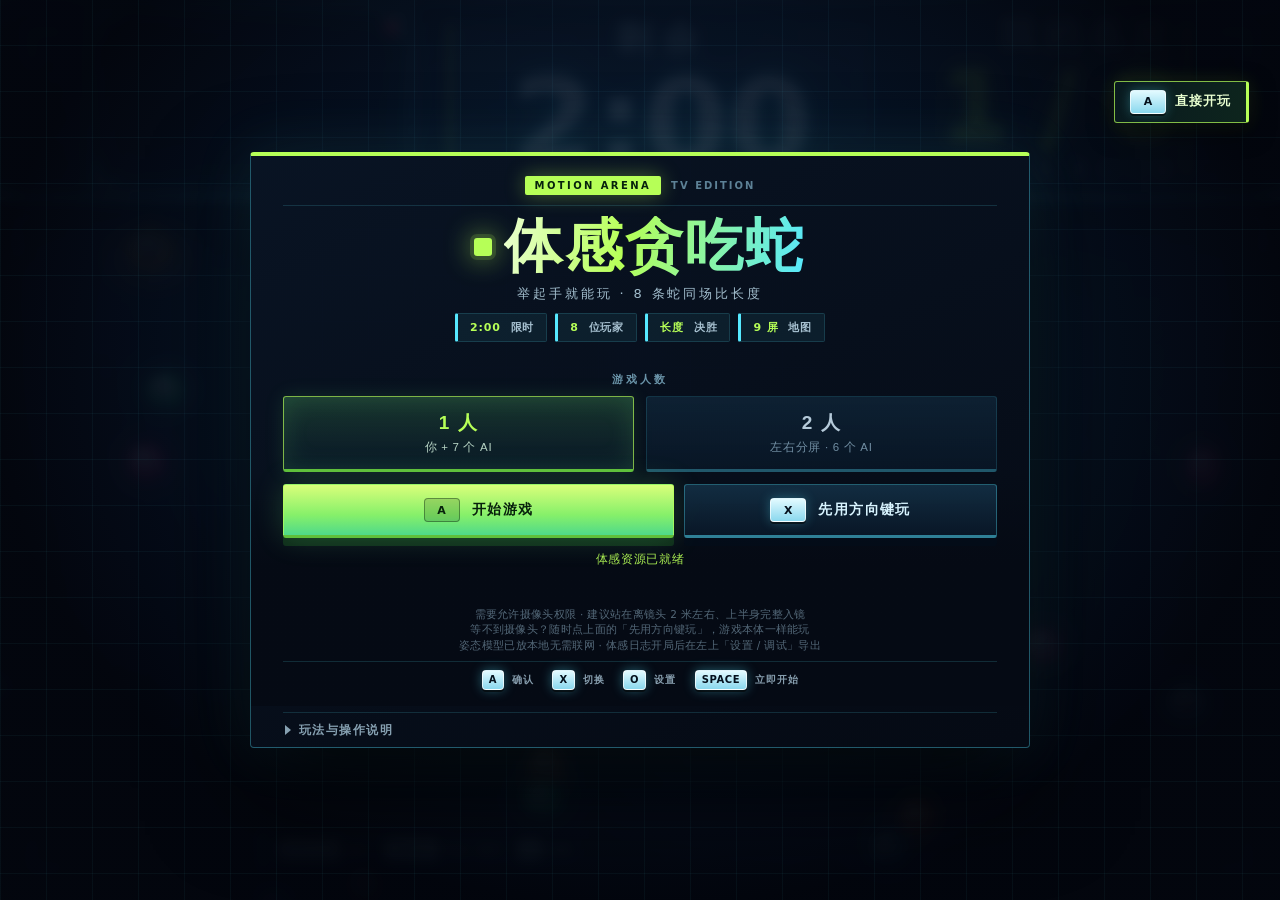
<file: index.html>
<!DOCTYPE html>
<html lang="zh-CN">
<head>
<meta charset="utf-8" />
<meta name="viewport" content="width=device-width, initial-scale=1, viewport-fit=cover" />
<meta name="theme-color" content="#050912" />
<title>体感贪吃蛇 · 举起手就能玩</title>
<!-- 内联图标，避免再发一次 favicon.ico 请求 -->
<link rel="icon" href="data:image/svg+xml,%3Csvg xmlns='http://www.w3.org/2000/svg' viewBox='0 0 100 100'%3E%3Crect width='100' height='100' rx='12' fill='%23050912'/%3E%3Ccircle cx='50' cy='50' r='26' fill='%23B6FF57'/%3E%3Ccircle cx='41' cy='43' r='6' fill='%2314210F'/%3E%3Ccircle cx='59' cy='43' r='6' fill='%2314210F'/%3E%3C/svg%3E" />
<link rel="stylesheet" href="style.css" />
<!--
  模块预加载：main.js 一路 import 了 12 个模块，浏览器默认是「解析到 import 才去请求」，
  于是形成 13 次串行往返。公网 / 手机网络下每次往返 0.3~1 秒，首屏硬生生拖到 5 秒。
  这里把整张依赖表并行抓下来，顺序仍由浏览器按 import 关系决定，只是不再等往返。
-->
<link rel="modulepreload" href="js/config.js" />
<link rel="modulepreload" href="js/utils.js" />
<link rel="modulepreload" href="js/snake.js" />
<link rel="modulepreload" href="js/ai.js" />
<link rel="modulepreload" href="js/game.js" />
<link rel="modulepreload" href="js/heads.js" />
<link rel="modulepreload" href="js/pose.js" />
<link rel="modulepreload" href="js/fx.js" />
<link rel="modulepreload" href="js/render.js" />
<link rel="modulepreload" href="js/resultStage.js" />
<link rel="modulepreload" href="js/poselog.js" />
<link rel="modulepreload" href="js/diag.js" />
<link rel="modulepreload" href="js/main.js" />
<!--
  自举急救脚本：刻意不用 ES module，也不依赖任何外部文件。
  即使主模块被 file:// 的 CORS 拦掉、或在 iframe 沙箱里崩在初始化，
  这段普通脚本依然会执行，负责把"为什么按钮点不动"直接写在页面上，
  并让三个按钮至少能把玩家送到确定可玩的单文件版 play.html。
-->
<script>
(function () {
  'use strict';
  var shown = false, box = null, caught = [], ticks = 0;

  function note(msg) { if (caught.length < 5 && msg) caught.push(String(msg).slice(0, 180)); }
  window.addEventListener('error', function (e) {
    if (e && e.target && e.target.tagName === 'SCRIPT') note('脚本加载失败：' + (e.target.src || '内联脚本'));
    else if (e && e.message) note(e.message);
  }, true);
  window.addEventListener('unhandledrejection', function (e) {
    var r = e && e.reason; note('异步错误：' + ((r && r.message) || r));
  });

  function isFile() { return window.location.protocol === 'file:'; }
  function inFrame() { try { return window.top !== window; } catch (e) { return true; } }
  function alreadySingle() { return /play\.html($|[?#])/i.test(window.location.pathname); }

  function el(tag, text, style) {
    var n = document.createElement(tag);
    if (text) n.textContent = text;
    if (style) n.setAttribute('style', style);
    return n;
  }
  function btn(label, fn, primary, compact) {
    var b = el('button', label,
      'background:' + (primary === false ? '#5b2b3d' : '#ff6b8a') +
      ';color:' + (primary === false ? '#ffe9ee' : '#1a0710') +
      ';border:0;border-radius:8px;padding:' + (compact ? '6px 10px' : '7px 13px') +
      ';font-weight:700;cursor:pointer;font-size:' + (compact ? '11.5px' : '12.5px') +
      ';font-family:sans-serif;pointer-events:auto;');
    b.type = 'button';
    b.addEventListener('click', fn);
    return b;
  }

  function hide() {
    if (box && box.parentNode) box.parentNode.removeChild(box);
    var q = document.getElementById('quickPlayBtn');
    if (q) q.style.display = '';      // 恢复常驻按钮（若曾被急救条临时收起）
    box = null; shown = false;
  }

  function reasonText() {
    var parts = [];
    if (isFile()) {
      parts.push('当前是 file:// 直接双击打开的：浏览器会拦截模块化脚本 js/main.js，按钮因此没有任何事件');
    } else if (inFrame()) {
      parts.push('当前在嵌入式预览窗口 / iframe 里：可能拦截脚本或禁用本地存储');
    }
    if (caught.length) parts.push('浏览器报错：' + caught.join(' / '));
    if (!parts.length) parts.push('主脚本没有正常初始化（window.__poseSnake 不存在）');
    return parts.join('；');
  }

  function show() {
    if (shown || !document.body) return;
    shown = true;
    // 居中卡片 + 背景不接收点击：全宽横幅会盖住右上角「直接开玩」，
    // 那就等于又造了一个"点了没反应"，必须让底下的按钮照样能点。
    var compact = window.innerWidth <= 720;
    box = el('div', null,
      'position:fixed;top:12px;left:50%;transform:translateX(-50%);' +
      'width:min(760px,calc(100vw - 24px));box-sizing:border-box;' +
      'z-index:9998;pointer-events:none;background:#2a0d18;color:#ffe9ee;' +
      'border:2px solid #ff6b8a;border-radius:14px;padding:' + (compact ? '10px 12px' : '12px 18px') +
      ';box-shadow:0 8px 28px rgba(0,0,0,.55);' +
      'font-size:' + (compact ? '12px' : '14px') + ';line-height:' + (compact ? '1.45' : '1.6') +
      ';font-family:sans-serif;');
    box.id = 'bootHelp';
    box.appendChild(el('div', '注意：游戏脚本没有启动，所以点按钮不会有反应',
      'font-weight:700;font-size:' + (compact ? '13px' : '15px') + ';margin-bottom:4px;'));
    box.appendChild(el('div', reasonText(), 'font-size:' + (compact ? '11px' : '12.5px') + ';opacity:.92;word-break:break-all;'));
    var row = el('div', null, 'margin-top:9px;display:flex;gap:8px;flex-wrap:wrap;');
    row.appendChild(btn('打开单文件版 play.html（可直接玩）', function () { window.location.href = 'play.html'; }, true, compact));
    if (!isFile()) row.appendChild(btn('重新加载本页', function () { window.location.reload(); }, false, compact));
    row.appendChild(btn('打开正确地址 127.0.0.1:8123', function () {
      window.location.href = 'http://127.0.0.1:8123/';
    }, false, compact));
    box.appendChild(row);
    box.appendChild(el('div', '体感摄像头需要 http 环境；play.html 用键盘一定能玩。',
      'font-size:11px;opacity:.72;margin-top:6px;'));
    document.body.appendChild(box);
    // 窄屏常驻按钮会和急救条文字叠在一起；主脚本没跑时面板内已有两个
    // 带兜底的按钮，暂时收起它，等主脚本恢复后再由 hide() 还原。
    if (compact) {
      var q = document.getElementById('quickPlayBtn');
      if (q) q.style.display = 'none';
    }
  }

  // 主脚本没就绪时，兜底让三个按钮也能把人送进确定可玩的单文件版
  function bindFallback() {
    var ids = ['startBtn', 'kbBtn', 'quickPlayBtn'];
    for (var i = 0; i < ids.length; i++) {
      (function (id) {
        var node = document.getElementById(id);
        if (!node) return;
        node.addEventListener('click', function (e) {
          if (window.__poseSnake) return;   // 主脚本已就绪，交给正常逻辑
          e.preventDefault();
          e.stopImmediatePropagation();
          if (!alreadySingle()) { window.location.href = 'play.html'; return; }
          show();                           // 已经在 play.html 还失败：留下原因
        }, true);
      })(ids[i]);
    }
  }

  function start() {
    bindFallback();
    var timer = window.setInterval(function () {
      ticks++;
      if (window.__poseSnake) { window.clearInterval(timer); hide(); return; }
      if (ticks >= 8) { window.clearInterval(timer); show(); }
    }, 300);
  }

  if (document.readyState === 'loading') document.addEventListener('DOMContentLoaded', start);
  else start();
})();
</script>
</head>
<body data-split="1">
  <!-- 战场带：唯一承载游戏画面的区域，界面元素一律不进入这里。
       未来双人分屏只需把 #arena 切成两个 viewport，#uiBar 整行保持不动 -->
  <div id="arena" class="arena" data-split="1">
    <canvas id="game"></canvas>
  </div>

  <!-- 界面带：整行实底，与战场带物理分离；局内只显示倒计时 / 我的名次 / 镜像框 -->
  <div id="uiBar" class="ui-bar" data-split="1">
    <div class="ui-deco" aria-hidden="true">
      <div class="ui-energy"><i></i></div>
      <div class="ui-scan"></div>
      <div class="ui-ruler"></div>
      <div class="ui-seam"></div>
      <div class="ui-diamond"></div>
      <div class="ui-notch left"></div>
      <div class="ui-notch right"></div>
    </div>

    <!-- 镜像框：体感反馈，四角取景框 + 骨架叠加；LIVE 呼吸点常驻 -->
    <div id="cam" class="cam-box" title="点镜像框或按 O 展开局内信息">
      <video id="video" playsinline muted autoplay></video>
      <canvas id="skeleton"></canvas>
      <div class="cam-frame" aria-hidden="true"><i></i><i></i><i></i><i></i></div>
      <div class="cam-rec" title="摄像头画面"><i></i></div>
      <!-- 分屏时的玩家徽标：只有双人模式出现，让两人一眼认出自己是哪半屏 -->
      <span class="cam-tag" id="camTag1" aria-hidden="true">1P</span>
      <!-- 距离→速度反馈：放在「镜像框」这一项内部，不新增界面带第 4 项常驻信息。
           pointer-events:none，镜像框整体仍是唯一点击热区（点它＝展开信息层）。 -->
      <div class="cam-speed" aria-hidden="true">
        <span class="cam-speed-val" id="camSpeedVal">1.00×</span>
        <div class="cam-speed-track"><i id="camSpeedFill"></i></div>
      </div>
      <div class="cam-label">右手 = 方向 · 远近 = 速度</div>
      <!-- 举手准备进度：只在「等待开局」阶段出现，满格就出发 -->
      <div class="cam-ready" id="camReady1" aria-hidden="true">
        <span>举手准备</span><i><b></b></i>
      </div>
    </div>

    <!-- 倒计时：唯一全局信息 -->
    <div id="hud">
      <div class="stat" data-en="TIME">
        <span class="k">剩余</span>
        <span class="v accent" id="timeLeft">2:00</span>
      </div>
    </div>

    <!-- 我的名次：只显示自己，完整榜单在结算页 -->
    <div class="rank-block" id="rankBlock">
      <span class="rank-k" id="rankK1">我的名次</span>
      <span class="rank-v" id="rank">1 / 8</span>
      <span class="rank-arrow" id="rankArrow"></span>
      <span class="rank-total">共 8 位玩家</span>
    </div>

    <!-- 双人分屏：右半屏那一位的名次与镜像框（单人模式整体隐藏）。
         镜像框 2 没有独立视频源，画面由 Canvas 直接画进去，所以只放 canvas。 -->
    <div class="rank-block split-only" id="rankBlock2">
      <span class="rank-k" id="rankK2">2P 名次</span>
      <span class="rank-v" id="rank2">1 / 8</span>
      <span class="rank-arrow" id="rankArrow2"></span>
      <span class="rank-total">共 8 位玩家</span>
    </div>
    <div id="cam2" class="cam-box split-only" title="右半屏玩家的镜像框">
      <canvas id="skeleton2"></canvas>
      <div class="cam-frame" aria-hidden="true"><i></i><i></i><i></i><i></i></div>
      <div class="cam-rec" title="摄像头画面"><i></i></div>
      <span class="cam-tag" id="camTag2" aria-hidden="true">2P</span>
      <div class="cam-speed" aria-hidden="true">
        <span class="cam-speed-val" id="camSpeedVal2">1.00×</span>
        <div class="cam-speed-track"><i id="camSpeedFill2"></i></div>
      </div>
      <div class="cam-ready" id="camReady2" aria-hidden="true">
        <span>举手准备</span><i><b></b></i>
      </div>
    </div>
  </div>

  <!-- 暂停层：局内隐藏，按 O 展开；数据节点全部保留 id 供调试与回归读取 -->
  <div id="pauseScrim" class="pause-scrim" aria-hidden="true">
    <div class="pause-scrim-inner">
      <span class="pause-kicker">OPTIONS / 局内信息</span>
      <strong>设置与本局数据</strong>
      <span class="pause-tip">按 O 收起 · 回到战场</span>
    </div>
  </div>
  <div id="pauseStats" class="pause-stats">
    <div class="stat" data-en="LENGTH">
      <span class="k">长度</span>
      <span class="v" id="length">16</span>
    </div>
    <div class="stat" data-en="KILLS">
      <span class="k">吞并</span>
      <span class="v" id="kills">0</span>
    </div>
    <div class="stat" data-en="BEST">
      <span class="k">最长</span>
      <span class="v" id="bestLength">16</span>
    </div>
    <!-- 积分制已取消：这两个节点只为兼容旧自动化用例读取，视觉上隐藏 -->
    <div class="stat legacy-stat">
      <span class="k">分数</span>
      <span class="v" id="score">0</span>
    </div>
    <div class="stat legacy-stat">
      <span class="k">最佳</span>
      <span class="v" id="best">0</span>
    </div>
    <!-- 加速 / 磁铁剩余时长：局内不常驻，展开信息层才看得到 -->
    <div class="pause-buff" id="pauseBuff">道具 · 无</div>
  </div>

  <!-- 设置 / 调试（开局后可调）：默认收起成一个 OPTIONS 胶囊，点标题条或按 O 展开 -->
  <div id="tuning" class="tuning hidden collapsed">
    <div class="tuning-head" id="tuningHead" role="button" tabindex="0"
         aria-expanded="false" aria-controls="tuningBody" title="展开 / 收起设置（快捷键 O）">
      <span class="tuning-title"><span class="tuning-mark">◆</span>设置 / 调试</span>
      <span class="keycap keycap-sm">O</span>
      <button id="tuningToggle" type="button" aria-label="展开设置">展开</button>
    </div>
    <div id="tuningBody" class="tuning-body">
      <label class="row" for="sCenter" title="0 = 脖子（双肩中点），1 = 腰（双髋中点）；默认 0.35 = 胸口，0.5 = 旧版躯干正中">
        <span class="k">圆心高度 0脖→1腰</span>
        <input type="range" id="sCenter" min="0" max="1" step="0.01" value="0.35" />
        <span class="v" id="vCenter">0.35</span>
      </label>
      <div class="center-scale"><span>0 脖子</span><span>0.35 胸口</span><span>0.5 旧版</span><span>1 腰</span></div>
      <label class="row" for="sCenterX" title="圆心左右位置。自动 = 实测右手向左右伸展的极限，取中点为圆心（人体骨骼左右不对称，右侧能伸得更远，所以圆心会比躯干中线略偏右）；拖动滑块 = 在自动值上叠加手动微调，右侧加速不够就调大，左侧不够就调小">
        <span class="k">圆心左右（%躯干）</span>
        <input type="range" id="sCenterX" min="-0.3" max="0.3" step="0.01" value="0" />
        <span class="v" id="vCenterX">自动</span>
      </label>
      <label class="row" for="sTurn">
        <span class="k">转向角速度</span>
        <input type="range" id="sTurn" min="2" max="18" step="0.5" value="8.5" />
        <span class="v" id="vTurn">8.5</span>
      </label>
      <div class="ai-sep">距离 → 速度</div>
      <label class="row" for="sSpeedMin" title="手收回时的最低速度倍率；当前速度 = 1">
        <span class="k">速度下限</span>
        <input type="range" id="sSpeedMin" min="0.4" max="1" step="0.01" value="0.65" />
        <span class="v" id="vSpeedMin">0.65×</span>
      </label>
      <label class="row" for="sSpeedMax" title="手伸远时的最高速度倍率；当前速度 = 1">
        <span class="k">速度上限</span>
        <input type="range" id="sSpeedMax" min="1" max="1.8" step="0.01" value="1.8" />
        <span class="v" id="vSpeedMax">1.80×</span>
      </label>
      <label class="row" for="sSpeedNear" title="手腕离圆心多近开始减速，按躯干长度归一化；数值越大越容易触发减速">
        <span class="k">起速距离</span>
        <input type="range" id="sSpeedNear" min="0.1" max="0.8" step="0.01" value="0.3" />
        <span class="v" id="vSpeedNear">0.30</span>
      </label>
      <label class="row" for="sSpeedFar" title="手腕离圆心多远算满速，按躯干长度归一化；数值越小越容易加速">
        <span class="k">满速距离</span>
        <input type="range" id="sSpeedFar" min="0.4" max="2" step="0.05" value="0.75" />
        <span class="v" id="vSpeedFar">0.75</span>
      </label>
      <label class="row" for="sSpeedSmooth" title="速度低通时间常数（秒）：越大越稳也越迟钝，0 = 不平滑；另有变化率限制防止手抖 / 换手时速度跳动">
        <span class="k">速度平滑</span>
        <input type="range" id="sSpeedSmooth" min="0" max="0.6" step="0.01" value="0.09" />
        <span class="v" id="vSpeedSmooth">0.09s</span>
      </label>
      <label class="row" for="sSlow">
        <span class="k">体型减速强度</span>
        <input type="range" id="sSlow" min="0" max="0.8" step="0.01" value="0.2" />
        <span class="v" id="vSlow">20%</span>
      </label>
      <label class="row" for="sSlowScale">
        <span class="k">减速尺度</span>
        <input type="range" id="sSlowScale" min="15" max="180" step="5" value="60" />
        <span class="v" id="vSlowScale">60 节</span>
      </label>
      <label class="row" for="sGirth" title="越长越粗：长度达到 120 节时达到这里设定的加粗倍率，头与身体一起变粗；半径同时用于碰撞判定，画多粗判定就多粗。100% = 直径翻倍">
        <span class="k">大蛇加粗（满额）</span>
        <input type="range" id="sGirth" min="1" max="2" step="0.05" value="2" />
        <span class="v" id="vGirth">+100%</span>
      </label>
      <label class="row" for="sFreeze" title="复活 / 开局时原地不动且无敌的时长；期间先摆好方向，结束后按该方向起步。0 = 关闭，立刻运动">
        <span class="k">复活静止保护</span>
        <input type="range" id="sFreeze" min="0" max="1.5" step="0.05" value="0.5" />
        <span class="v" id="vFreeze">0.50s</span>
      </label>
      <div class="ai-sep">单局规则</div>
      <div class="round-mode-row" title="限时排位：2 分钟到点按结束瞬间的长度结算；无尽练习：不计时、不结算，方便调试和随便玩">
        <span class="k">比赛模式</span>
        <select id="selRoundMode">
          <option value="timed">2 分钟限时排位</option>
          <option value="endless">无尽练习（不结算）</option>
        </select>
      </div>
      <div class="tuning-live" id="roundReadout">限时 2:00 · 时间到按长度排名</div>
      <div class="ai-sep">AI 对手</div>
      <label class="row" for="sAiLevel" title="0 最笨 · 0.5 旧版手感 · 0.85 默认（精明） · 1 最强。同时影响转向、反应、视野避让、进攻欲望与觅食精度；超过 0.5 的部分还会启用压迫模式">
        <span class="k">AI 难度系数</span>
        <input type="range" id="sAiLevel" min="0" max="1" step="0.05" value="0.85" />
        <span class="v" id="vAiLevel">85%</span>
      </label>
      <label class="row" for="sAiMistake" title="AI 随机走神的频率：期间不避让、朝打偏的方向直走，蛇头会冒黄色问号。0 = 永不失误">
        <span class="k">AI 失误频率</span>
        <input type="range" id="sAiMistake" min="0" max="1" step="0.05" value="0.1" />
        <span class="v" id="vAiMistake">10%</span>
      </label>
      <label class="row" for="sAiPressure" title="压迫模式总开关：控制 AI 的围猎攻击、拦截预判、自体/墙体避让与领跑压制。0 = 完全退回旧版手感，方便 A/B 对照；难度 ≤ 50% 时本项自动失效">
        <span class="k">AI 压迫强度</span>
        <input type="range" id="sAiPressure" min="0" max="1" step="0.05" value="1" />
        <span class="v" id="vAiPressure">100%</span>
      </label>
      <label class="log-check" title="给 7 只 NPC 随机分配蛇头造型：从 9 款池子里每局洗牌抽 7 款，一局之内保证不重复（所以每局都有 2 款缺席）。关掉后所有 NPC 回到原版蛇头，玩家蛇头始终不变"><input type="checkbox" id="chkHeadStyle" checked /> NPC 蛇头造型（随机、不重复）</label>
      <div class="tuning-live" id="aiReadout">AI 难度 85%（精明）· 压迫 70% · 夺冠需要吞并几条蛇</div>
      <div class="tuning-live" id="speedReadout">当前 16 节 · 300 px/s</div>
      <p class="tuning-note">圆心刻度：0 脖子 · <b>0.35 胸口（默认）</b> · 0.5 旧版躯干正中 · 1 腰。越靠上，手臂越像绕胸口转方向。<br />转向值越大越灵敏 · 减速强度 0 = 恒定速度 · 尺度越小，长大一点就明显变慢<br /><b>大蛇加粗</b>：越长越粗，到 120 节达到满额（默认 +100%，头与身体一起变），半径同时用于碰撞与拾取判定 —— 看着多粗，判定就多粗<br />圆心横向：<b>自动</b>把圆心放在右手左右伸展极限的中点（右侧能伸得更远，所以会比躯干中线略偏右），两侧加速才对称；拖动滑块可在此基础上手动微调<br /><b>复活静止保护 0.5s</b>：原地不动且无敌，先给方向，到点就朝该方向出发；0 = 关闭（拖滑块对当前这一次也立即生效）<br /><b>AI 难度</b>：0 = 反应慢、看不远、瞄不准、几乎不主动冲撞；<b>1 = 回到原来的满强度 AI</b>（并叠加最强压迫）。失误频率独立控制随机走神，0 = 永不失误。三项都即时生效、无需重开<br /><b>AI 压迫强度</b>：0 = 完全退回旧版手感（AI 频繁自撞、光吃豆也可能赢），100% = 会围猎拦截、少自杀、领跑蛇持续压制；难度 ≤ 50% 时本项自动失效<br /><b>默认档下夺冠需要吞并几条蛇</b>：正面吞并 / 侧面撞人 / 逼对手撞进自己身体都算击杀，按对方体型折算成长，吃一条大蛇顶几十颗豆子</p>

      <!-- 体感识别诊断 + 日志：把"识别到底有没有工作"变成可查看、可导出的数据 -->
      <div class="pose-diag">
        <div class="pose-diag-head">
          <span>体感识别诊断</span>
          <span id="poseState" class="pose-state">未启动</span>
        </div>
        <div id="poseReadout" class="pose-readout">等待摄像头…</div>
        <div class="pose-row">
          <span class="k">控制手</span>
          <div class="hand-btns">
            <button type="button" data-hand="auto" class="on">自动</button>
            <button type="button" data-hand="right">右手</button>
            <button type="button" data-hand="left">左手</button>
          </div>
        </div>
        <div class="pose-row">
          <label class="log-check"><input type="checkbox" id="logEnabled" checked /> 录制体感日志</label>
          <span id="logCount" class="log-count">0 条</span>
        </div>
        <div class="pose-row pose-btns">
          <button type="button" id="logExport">导出 JSON</button>
          <button type="button" id="logExportCsv">导出 CSV</button>
          <button type="button" id="logClear">清空</button>
        </div>
        <p class="tuning-note">日志记录每帧关键点可见性 / 目标角度 / 是否真的给了蛇控制量，导出后可分析识别灵敏度。按 L 可直接导出。</p>
      </div>
    </div>
  </div>

  <!-- 右上角状态 -->
  <div id="statusbar">
    <span class="dot" id="statusDot"></span>
    <span id="status">待启动</span>
  </div>

  <!-- 常驻脱困入口：在启动遮罩之外、层级更高，任何状态都能一键进游戏 / 换控制方式 -->
  <button id="quickPlayBtn" type="button" data-key="A">直接开玩</button>

  <!-- 右上道具状态：只有拿到道具才显示，进度条 = 剩余时长 -->
  <div id="buffs" class="buffs hidden">
    <div class="buff-chip boost hidden" id="buffBoost">
      <span class="buff-name">加速</span>
      <span class="buff-time" id="buffBoostTime">5.0s</span>
      <span class="buff-bar"><i id="buffBoostBar"></i></span>
    </div>
    <div class="buff-chip magnet hidden" id="buffMagnet">
      <span class="buff-name">磁铁</span>
      <span class="buff-time" id="buffMagnetTime">10.0s</span>
      <span class="buff-bar"><i id="buffMagnetBar"></i></span>
    </div>
  </div>

  <!-- 镜像框已移入上方 #uiBar 界面带，战场带内不再有任何浮层 -->

  <!-- 实时排名：按当前长度，放在左下角避开左上 HUD / 右上状态与道具条 -->
  <div id="leaderboard" class="leaderboard hidden">
    <div class="lb-head"><span>本局排名 · 按长度</span><span id="lbTime">2:00</span></div>
    <div id="lbRows" class="lb-rows"></div>
  </div>

  <!-- 底部提示 -->
  <div id="hint"></div>

  <!-- 常驻按键提示条：主机 / 手柄式 UE，告诉玩家不用记菜单 -->
  <div id="padBar" class="pad-bar">
    <span id="padMove"><i class="keycap">← ↑ ↓ →</i> 移动</span>
    <span><i class="keycap">SPACE</i> 开始 / 重开</span>
    <span><i class="keycap">O</i> 设置</span>
    <span><i class="keycap">P</i> 暂停</span>
    <span><i class="keycap">M</i> 静音</span>
  </div>

  <!-- 静音按钮 -->
  <button id="muteBtn" title="静音 (M)">
    <svg viewBox="0 0 24 24" width="18" height="18" fill="none" stroke="currentColor" stroke-width="2" stroke-linecap="round" stroke-linejoin="round">
      <path d="M11 5 6 9H2v6h4l5 4V5z"></path>
      <path d="M15.5 8.5a5 5 0 0 1 0 7"></path>
      <path d="M18.5 5.5a9 9 0 0 1 0 13"></path>
    </svg>
  </button>

  <!-- 单局结算：8 条小蛇横向按长度比高。
       顶部只留一条窄的标题带、底部一条矮的成绩牌，中间整块让给蛇生长；
       两块都是半透明渐变，蛇头升到标题带下方也不会被压黑。 -->
  <div id="resultOverlay" class="result-overlay hidden">
    <div class="result-top">
      <div class="result-headline">
        <div class="logo"><span class="snake-dot"></span><h1 id="resultTitle">本局结束</h1></div>
        <p id="resultStats" class="result-stats"></p>
      </div>
      <div class="stage-actions">
        <button id="skipStageBtn" type="button" data-key="X">跳过演出 ›</button>
      </div>
    </div>
    <div class="result-bottom">
      <div id="resultRows" class="result-rows"></div>
      <div class="result-actions">
        <button id="againBtn" type="button" data-key="A">再来一局</button>
        <div class="hint">按 <i class="keycap">A</i> 或 举手</div>
      </div>
    </div>
  </div>

  <!-- 标题画面：独立一屏，只放标题、人数选择与开始入口；
       玩法说明收进折叠区，避免一上来就是一屏文字。 -->
  <div id="overlay">
    <div class="panel title-screen">
      <div class="title-hero">
        <div class="brand-line">
          <span class="brand-tag">MOTION ARENA</span>
          <span class="brand-ver">TV EDITION</span>
        </div>
        <div class="logo">
          <span class="snake-dot"></span>
          <h1 id="panelTitle">体感贪吃蛇</h1>
        </div>
        <p class="sub title-sub" id="panelDesc">举起手就能玩 · 8 条蛇同场比长度</p>
        <div class="mode-badges">
          <span><b>2:00</b> 限时</span>
          <span><b>8</b> 位玩家</span>
          <span><b>长度</b> 决胜</span>
          <span><b>9 屏</b> 地图</span>
        </div>
      </div>

      <!-- 人数选择：1 人 = 你 + 7 AI，2 人 = 左右分屏对战 + 6 AI -->
      <div class="player-select" id="playerSelect">
        <div class="ps-label">游戏人数</div>
        <div class="ps-options">
          <button type="button" class="ps-btn active" data-count="1">
            <b>1 人</b><span>你 + 7 个 AI</span>
          </button>
          <button type="button" class="ps-btn" data-count="2">
            <b>2 人</b><span>左右分屏 · 6 个 AI</span>
          </button>
        </div>
      </div>

      <div class="panel-actions">
        <div class="menu-buttons">
          <button id="startBtn" data-key="A">开始游戏</button>
          <button id="kbBtn" class="ghost" data-key="X">先用方向键玩</button>
        </div>
        <!-- 姿态资源预取进度：标题画面停留期间在后台下 WASM + 模型，
             有这行字玩家就知道"在准备"而不是"卡住了" -->
        <div class="asset-state hidden" id="assetState"></div>
        <div id="panelHint" class="hint"></div>
        <p class="fineprint" id="fineprint">需要允许摄像头权限 · 建议站在离镜头 2 米左右、上半身完整入镜<br />等不到摄像头？随时点上面的「先用方向键玩」，游戏本体一样能玩<br />姿态模型已放本地无需联网 · 体感日志开局后在左上「设置 / 调试」导出</p>
        <div class="pad-hints"><i class="keycap">A</i> 确认　<i class="keycap">X</i> 切换　<i class="keycap">O</i> 设置　<i class="keycap">SPACE</i> 立即开始</div>
      </div>

      <!-- 玩法说明收进折叠区：想看的人点开，不想看的不挡路 -->
      <details class="rules-details">
        <summary>玩法与操作说明</summary>
        <div class="panel-body">
          <ul class="rules" id="rulesList">
            <li><b>圆心</b>默认在<b>胸口</b>（脖子→腰的 0.35 刻度），可在左上「手感调节」里 0~1 拖动</li>
            <li><b>右手腕</b>相对圆心的朝向 = 蛇头前进方向（方向只认这一个量）</li>
            <li><b>手腕离圆心越远跑得越快</b>：速度在 <b>0.65~1.40 倍</b>之间平滑变化，收手变慢、伸远变快；镜像框下沿有实时倍率与速度条</li>
            <li>撞到别人的<b>身体</b>就死；<b>正面撞头</b>时长的活、短的被吞；侧着撞上别人的头 → <b>撞人的一方死</b></li>
            <li><b>越长越慢</b>：大蛇靠身体封路，小蛇更灵活</li>
            <li><b>单局 2 分钟</b>：时间到立刻结算，按<b>结束瞬间的长度</b>排名，<b>第 1 名胜</b>；复活途中长度记 0，最后一秒要保住蛇</li>
            <li>结算时 8 条小蛇<b>横向排开按长度向上生长</b>，超过屏幕后<b>镜头随最高者升高</b>，可点「跳过演出」直接看结果</li>
            <li>AI 每局<b>随机分配风格</b>：冒险 / 畏强 / 贪吃 / 好斗 / 稳健，也会<b>偶尔走神失误</b>（头顶冒黄色问号）。<b>只吃豆子基本拿不到第一</b>；难度 / 失误 / 压迫强度都可在「手感调节」里调</li>
            <li>地图 <b>3×3 共 9 屏</b>，死后 <b>3 秒复活</b>，尸体化作食物</li>
            <li>场上有两种<b>全场都能拾取</b>的道具：<b>加速</b>（速度 ×1.65，5 秒）与<b>磁铁</b>（吸附 300px 内食物，10 秒）</li>
            <li>复活 / 开局先 <b>静止无敌 0.3 秒</b>：先摆好方向，到点就朝这个方向出发</li>
          </ul>
          <div id="diag" class="diag hidden"></div>
        </div>
      </details>
    </div>
  </div>

  <script type="module" src="js/main.js"></script>
</body>
</html>
</file>
<file: style.css>
/* ============================================================
   Pose Snake · 体感贪吃蛇
   深色霓虹 + Q 版卡通的界面层
   ============================================================ */

* {
  margin: 0;
  padding: 0;
  box-sizing: border-box;
}

html,
body {
  width: 100%;
  height: 100%;
  overflow: hidden;
  background: #07030e;
  color: #e8dfff;
  font-family: "PingFang SC", "Microsoft YaHei", "Segoe UI", system-ui, sans-serif;
  -webkit-font-smoothing: antialiased;
  user-select: none;
  cursor: default;
}

#game {
  position: fixed;
  inset: 0;
  display: block;
  width: 100%;
  height: 100%;
}

/* ---------------- 左上角数据面板 ---------------- */
#hud {
  position: fixed;
  top: 22px;
  left: 22px;
  display: flex;
  gap: 10px;
  z-index: 10;
  pointer-events: none;
}

.stat {
  display: flex;
  flex-direction: column;
  gap: 1px;
  padding: 9px 14px 7px;
  min-width: 72px;
  border-radius: 14px;
  background: rgba(20, 10, 38, 0.62);
  border: 1px solid rgba(160, 120, 255, 0.18);
  backdrop-filter: blur(14px);
  -webkit-backdrop-filter: blur(14px);
  box-shadow: 0 8px 28px rgba(0, 0, 0, 0.35), inset 0 1px 0 rgba(255, 255, 255, 0.06);
}

.stat .k {
  font-size: 10px;
  letter-spacing: 0.14em;
  color: rgba(200, 180, 255, 0.55);
  font-weight: 600;
}

.stat .v {
  font-size: 23px;
  font-weight: 900;
  line-height: 1.05;
  color: #f4eeff;
  font-variant-numeric: tabular-nums;
  text-shadow: 0 0 18px rgba(140, 200, 255, 0.35);
}

.stat .v.accent {
  color: #ffd93d;
  text-shadow: 0 0 18px rgba(255, 217, 61, 0.5);
}

/* ---------------- 手感调节面板 ---------------- */
.tuning {
  position: fixed;
  top: 104px;
  left: 22px;
  width: 268px;
  padding: 12px 14px 10px;
  border-radius: 16px;
  background: rgba(20, 10, 38, 0.66);
  border: 1px solid rgba(160, 120, 255, 0.2);
  backdrop-filter: blur(14px);
  -webkit-backdrop-filter: blur(14px);
  box-shadow: 0 10px 32px rgba(0, 0, 0, 0.4);
  z-index: 11;
  transition: opacity 0.3s;
  /* 四个滑块 + 读数在矮屏上会溢出，超限时让面板自己滚动 */
  max-height: calc(100vh - 128px);
  overflow-y: auto;
}

.tuning.hidden {
  display: none;
}

.tuning-head {
  display: flex;
  align-items: center;
  justify-content: space-between;
  font-size: 11.5px;
  font-weight: 700;
  letter-spacing: 0.1em;
  color: rgba(200, 180, 255, 0.62);
  margin-bottom: 10px;
}

.tuning-head button {
  padding: 3px 9px;
  border-radius: 7px;
  font-family: inherit;
  font-size: 10.5px;
  font-weight: 600;
  color: rgba(210, 195, 245, 0.8);
  background: rgba(255, 255, 255, 0.06);
  border: 1px solid rgba(170, 130, 255, 0.22);
  cursor: pointer;
  transition: all 0.15s;
}

.tuning-head button:hover {
  color: #fff;
  background: rgba(255, 255, 255, 0.12);
}

/* 收起时只留标题栏 */
.tuning.collapsed {
  padding-bottom: 12px;
}

.tuning.collapsed .tuning-body {
  display: none;
}

.tuning-body .row {
  display: grid;
  grid-template-columns: 1fr auto;
  grid-template-areas:
    "k v"
    "s s";
  gap: 4px 8px;
  align-items: center;
  margin-bottom: 10px;
  cursor: pointer;
}

.tuning-body .row .k {
  grid-area: k;
  font-size: 11.5px;
  color: rgba(226, 216, 255, 0.82);
  font-weight: 600;
}

.tuning-body .row .v {
  grid-area: v;
  font-size: 12.5px;
  font-weight: 800;
  font-variant-numeric: tabular-nums;
  color: #b6ff57;
  text-shadow: 0 0 12px rgba(182, 255, 87, 0.5);
}

.tuning-body input[type="range"] {
  grid-area: s;
  -webkit-appearance: none;
  appearance: none;
  width: 100%;
  height: 4px;
  border-radius: 3px;
  background: rgba(255, 255, 255, 0.12);
  outline: none;
  cursor: pointer;
}

.tuning-body input[type="range"]::-webkit-slider-thumb {
  -webkit-appearance: none;
  appearance: none;
  width: 15px;
  height: 15px;
  border-radius: 50%;
  background: linear-gradient(180deg, #d4ff7a, #6ee06a);
  border: 2px solid rgba(12, 30, 12, 0.65);
  box-shadow: 0 0 12px rgba(140, 240, 120, 0.6);
  cursor: grab;
}

.tuning-body input[type="range"]::-webkit-slider-thumb:active {
  cursor: grabbing;
  transform: scale(1.12);
}

.tuning-body input[type="range"]::-moz-range-thumb {
  width: 13px;
  height: 13px;
  border-radius: 50%;
  background: #a8f06a;
  border: 2px solid rgba(12, 30, 12, 0.65);
  cursor: grab;
}

/* 圆心刻度尺：0 脖子 → 1 腰，让滑块上的位置有具体身体参照 */
.center-scale {
  display: flex;
  justify-content: space-between;
  margin: -6px 2px 11px;
  font-size: 9.5px;
  line-height: 1;
  color: rgba(190, 170, 235, 0.58);
  font-variant-numeric: tabular-nums;
}

.tuning-note b {
  color: rgba(182, 255, 87, 0.82);
  font-weight: 700;
}

/* AI 参数分组标题：把「玩家手感」和「对手强度」在视觉上分开 */
.ai-sep {
  margin: 12px 0 9px;
  padding-top: 9px;
  border-top: 1px solid rgba(160, 120, 255, 0.18);
  font-size: 10px;
  font-weight: 700;
  letter-spacing: 0.12em;
  color: rgba(200, 180, 255, 0.62);
}

/* 实时速度读数：让「越大越慢」这条曲线看得见 */
.tuning-live {
  margin: 0 0 8px;
  padding: 6px 9px;
  border-radius: 9px;
  font-size: 11px;
  font-weight: 700;
  font-variant-numeric: tabular-nums;
  letter-spacing: 0.02em;
  text-align: center;
  color: #d9ff9e;
  background: rgba(120, 220, 120, 0.09);
  border: 1px solid rgba(150, 240, 130, 0.18);
}

.tuning-note {
  margin: 2px 0 0;
  font-size: 10.5px;
  line-height: 1.55;
  color: rgba(170, 155, 200, 0.5);
}

/* ---------------- 体感识别诊断 / 日志 ---------------- */
.pose-diag {
  margin-top: 12px;
  padding-top: 10px;
  border-top: 1px solid rgba(160, 120, 255, 0.18);
}

.pose-diag-head {
  display: flex;
  align-items: center;
  justify-content: space-between;
  margin-bottom: 7px;
  font-size: 11px;
  font-weight: 700;
  letter-spacing: 0.08em;
  color: rgba(200, 180, 255, 0.7);
}

.pose-state {
  padding: 2px 8px;
  border-radius: 999px;
  font-size: 10px;
  font-weight: 700;
  letter-spacing: 0;
  color: rgba(220, 210, 255, 0.7);
  background: rgba(255, 255, 255, 0.07);
}
.pose-state.ok   { color: #b7ff8f; background: rgba(130, 240, 130, 0.14); }
.pose-state.warn { color: #ffd58a; background: rgba(255, 190, 90, 0.14); }
.pose-state.bad  { color: #ff9cb8; background: rgba(255, 100, 140, 0.16); }

.pose-readout {
  margin-bottom: 8px;
  padding: 7px 8px;
  border-radius: 9px;
  white-space: pre-line;
  font-size: 10.5px;
  line-height: 1.6;
  font-variant-numeric: tabular-nums;
  color: rgba(226, 220, 255, 0.88);
  background: rgba(8, 4, 18, 0.5);
  border: 1px solid rgba(160, 120, 255, 0.14);
}

.pose-row {
  display: flex;
  align-items: center;
  justify-content: space-between;
  flex-wrap: wrap;
  gap: 6px;
  margin-bottom: 7px;
}
.pose-row .k { font-size: 11px; color: rgba(226, 216, 255, 0.8); font-weight: 600; }

.hand-btns { display: flex; gap: 4px; }
.hand-btns button,
.pose-btns button {
  padding: 4px 8px;
  border-radius: 8px;
  font-family: inherit;
  font-size: 10.5px;
  font-weight: 700;
  color: rgba(215, 202, 250, 0.8);
  background: rgba(255, 255, 255, 0.055);
  border: 1px solid rgba(170, 130, 255, 0.24);
  cursor: pointer;
  transition: all 0.15s;
}
.hand-btns button:hover,
.pose-btns button:hover { color: #fff; background: rgba(255, 255, 255, 0.12); }
.hand-btns button.on {
  color: #0a1f10;
  background: linear-gradient(180deg, #d4ff7a, #86f06a);
  border-color: rgba(212, 255, 122, 0.5);
}

.pose-btns { justify-content: flex-start; }
.log-check {
  display: flex;
  align-items: center;
  gap: 5px;
  font-size: 10.8px;
  color: rgba(226, 216, 255, 0.8);
  cursor: pointer;
}
.log-check input { accent-color: #b6ff57; cursor: pointer; }
.log-count {
  font-size: 10.5px;
  font-variant-numeric: tabular-nums;
  color: rgba(170, 155, 200, 0.65);
}

/* ---------------- 右上角状态 ---------------- */
#statusbar {
  position: fixed;
  top: 26px;
  right: 26px;
  display: flex;
  align-items: center;
  gap: 8px;
  padding: 8px 14px;
  border-radius: 999px;
  font-size: 13px;
  font-weight: 600;
  color: rgba(232, 223, 255, 0.8);
  background: rgba(20, 10, 38, 0.6);
  border: 1px solid rgba(160, 120, 255, 0.16);
  backdrop-filter: blur(14px);
  -webkit-backdrop-filter: blur(14px);
  z-index: 10;
  pointer-events: none;
}

/* 常驻「直接开玩 / 重连体感」入口
   z-index 必须高于 #overlay(50)：启动遮罩、诊断面板、卡在准备状态时
   都要保证玩家有一个永远看得见、点得到的进游戏按钮。 */
#quickPlayBtn {
  position: fixed;
  top: 72px;
  right: 26px;
  z-index: 10000;
  padding: 9px 16px;
  border-radius: 999px;
  font-family: inherit;
  font-size: 12.5px;
  font-weight: 700;
  letter-spacing: 0.02em;
  color: #E8DFFF;
  background: rgba(48, 24, 88, 0.95);
  border: 1px solid rgba(182, 255, 87, 0.45);
  box-shadow: 0 6px 22px rgba(0, 0, 0, 0.38);
  backdrop-filter: blur(14px);
  -webkit-backdrop-filter: blur(14px);
  cursor: pointer;
  transition: background 0.2s ease, transform 0.2s ease;
}

#quickPlayBtn:hover {
  background: rgba(92, 48, 155, 0.95);
  transform: translateY(-1px);
}

#quickPlayBtn:active { transform: translateY(0); }

/* 窄屏启动面板几乎占满屏幕，常驻按钮会压住规则文字。
   面板内本来就有「先用方向键玩」，所以遮罩显示时先收起；
   遮罩一收起（例如卡在准备状态）就恢复显示，正好用来脱困。 */
#quickPlayBtn.compact-hidden { display: none; }

.dot {
  width: 8px;
  height: 8px;
  border-radius: 50%;
  background: #6b5f85;
  box-shadow: 0 0 0 0 rgba(0, 0, 0, 0);
  transition: background 0.2s, box-shadow 0.2s;
}

.dot.ok {
  background: #5beaa0;
  box-shadow: 0 0 12px rgba(91, 234, 160, 0.9);
  animation: pulse 1.8s ease-in-out infinite;
}

.dot.warn {
  background: #ffc53d;
  box-shadow: 0 0 12px rgba(255, 197, 61, 0.9);
}

.dot.bad {
  background: #ff4d6e;
  box-shadow: 0 0 12px rgba(255, 77, 110, 0.9);
}

@keyframes pulse {
  0%, 100% { opacity: 1; }
  50% { opacity: 0.45; }
}

/* ---------------- 摄像头预览 ---------------- */
#cam {
  position: fixed;
  right: 22px;
  bottom: 22px;
  width: 240px;
  border-radius: 18px;
  overflow: hidden;
  background: #12081f;
  border: 1px solid rgba(160, 120, 255, 0.22);
  box-shadow: 0 12px 40px rgba(0, 0, 0, 0.55), 0 0 0 1px rgba(255, 255, 255, 0.03) inset;
  opacity: 0;
  transform: translateY(12px) scale(0.96);
  transition: opacity 0.45s ease, transform 0.45s cubic-bezier(0.2, 0.9, 0.3, 1.2);
  z-index: 10;
  pointer-events: none;
}

#cam.live {
  opacity: 1;
  transform: translateY(0) scale(1);
}

#cam::before {
  content: "";
  position: absolute;
  inset: 0;
  border-radius: 18px;
  box-shadow: inset 0 0 30px rgba(120, 60, 255, 0.25);
  pointer-events: none;
  z-index: 3;
}

#video {
  position: absolute;
  inset: 0;
  width: 100%;
  height: 100%;
  object-fit: cover;
  transform: scaleX(-1);
  opacity: 0.55;
  filter: saturate(0.7) contrast(1.05);
}

#skeleton {
  position: relative;
  display: block;
  width: 100%;
  height: auto;
  z-index: 2;
}

.cam-label {
  position: absolute;
  left: 0;
  right: 0;
  bottom: 0;
  padding: 14px 10px 7px;
  font-size: 10.5px;
  letter-spacing: 0.04em;
  text-align: center;
  color: rgba(210, 240, 255, 0.82);
  background: linear-gradient(to top, rgba(8, 3, 16, 0.92), rgba(8, 3, 16, 0));
  z-index: 4;
}

/* ---------------- 底部提示 ---------------- */
#hint {
  position: fixed;
  left: 50%;
  bottom: 26px;
  transform: translateX(-50%);
  padding: 9px 20px;
  border-radius: 999px;
  font-size: 13.5px;
  font-weight: 600;
  letter-spacing: 0.02em;
  color: rgba(200, 255, 210, 0.9);
  background: rgba(16, 8, 30, 0.66);
  border: 1px solid rgba(120, 255, 170, 0.14);
  backdrop-filter: blur(12px);
  -webkit-backdrop-filter: blur(12px);
  z-index: 10;
  pointer-events: none;
  opacity: 0;
  transition: opacity 0.4s ease;
}

#hint:not(:empty) {
  opacity: 1;
}

/* ---------------- 静音按钮 ---------------- */
#muteBtn {
  position: fixed;
  right: 22px;
  top: 68px;
  width: 36px;
  height: 36px;
  display: grid;
  place-items: center;
  border-radius: 50%;
  color: rgba(232, 223, 255, 0.75);
  background: rgba(20, 10, 38, 0.6);
  border: 1px solid rgba(160, 120, 255, 0.16);
  backdrop-filter: blur(14px);
  -webkit-backdrop-filter: blur(14px);
  cursor: pointer;
  transition: all 0.2s;
  z-index: 12;
}

#muteBtn:hover {
  color: #fff;
  border-color: rgba(160, 120, 255, 0.45);
  background: rgba(40, 20, 70, 0.8);
}

#muteBtn.muted {
  opacity: 0.42;
}

#muteBtn.muted::after {
  content: "";
  position: absolute;
  width: 22px;
  height: 2px;
  background: #ff5c8a;
  transform: rotate(-45deg);
  border-radius: 2px;
}

/* ---------------- 启动面板 ---------------- */
#overlay {
  position: fixed;
  inset: 0;
  display: grid;
  place-items: center;
  padding: 24px;
  background: radial-gradient(circle at 50% 45%, rgba(60, 20, 110, 0.55), rgba(5, 2, 12, 0.92) 70%);
  backdrop-filter: blur(10px);
  -webkit-backdrop-filter: blur(10px);
  z-index: 50;
  transition: opacity 0.4s ease, visibility 0.4s;
}

#overlay.hidden {
  opacity: 0;
  visibility: hidden;
  pointer-events: none;
}

.panel {
  display: flex;
  flex-direction: column;
  width: min(520px, 100%);
  /* 关键：高度受限，内部滚动，按钮永远不会被挤出屏幕 */
  max-height: calc(100vh - 40px);
  padding: 32px 0 24px;
  border-radius: 28px;
  text-align: left;
  background:
    linear-gradient(160deg, rgba(46, 22, 82, 0.92), rgba(18, 8, 34, 0.96));
  border: 1px solid rgba(170, 130, 255, 0.22);
  box-shadow:
    0 40px 90px rgba(0, 0, 0, 0.65),
    0 0 0 1px rgba(255, 255, 255, 0.04) inset,
    0 0 80px rgba(120, 60, 255, 0.14);
  animation: panelIn 0.5s cubic-bezier(0.2, 0.9, 0.3, 1.15);
  overflow: hidden;
}

.panel-head {
  flex: none;
  padding: 0 40px;
}

.panel-body {
  flex: 1 1 auto;
  min-height: 0;
  overflow-y: auto;
  overscroll-behavior: contain;
  padding: 0 40px;
  /* 滚动条留出空隙，避免内容贴边 */
  scrollbar-width: thin;
  scrollbar-color: rgba(170, 130, 255, 0.4) transparent;
}

.panel-body::-webkit-scrollbar {
  width: 8px;
}

.panel-body::-webkit-scrollbar-thumb {
  background: rgba(170, 130, 255, 0.32);
  border-radius: 4px;
}

.panel-body::-webkit-scrollbar-track {
  background: transparent;
}

.panel-actions {
  flex: none;
  padding: 4px 40px 0;
  background: linear-gradient(to top, rgba(18, 8, 34, 0.98) 60%, rgba(18, 8, 34, 0));
}

@keyframes panelIn {
  from {
    opacity: 0;
    transform: translateY(18px) scale(0.97);
  }
}

.logo {
  display: flex;
  align-items: center;
  gap: 12px;
  margin-bottom: 6px;
}

.snake-dot {
  width: 16px;
  height: 16px;
  border-radius: 50%;
  background: #b6ff57;
  box-shadow: 0 0 0 4px rgba(182, 255, 87, 0.14), 0 0 26px rgba(182, 255, 87, 0.85);
  animation: pulse 2s ease-in-out infinite;
}

.panel h1 {
  font-size: 30px;
  font-weight: 900;
  letter-spacing: -0.01em;
  background: linear-gradient(100deg, #b6ff57, #5befa0 45%, #35d6e0);
  -webkit-background-clip: text;
  background-clip: text;
  color: transparent;
}

.panel .sub {
  font-size: 14px;
  color: rgba(200, 180, 255, 0.7);
  margin-bottom: 20px;
  letter-spacing: 0.02em;
}

.rules {
  list-style: none;
  display: flex;
  flex-direction: column;
  gap: 11px;
  margin: 0 0 22px;
}

.rules li {
  position: relative;
  padding-left: 22px;
  font-size: 13.5px;
  line-height: 1.6;
  color: rgba(226, 216, 255, 0.78);
}

.rules li::before {
  content: "";
  position: absolute;
  left: 4px;
  top: 9px;
  width: 7px;
  height: 7px;
  border-radius: 2px;
  background: #5befa0;
  box-shadow: 0 0 10px rgba(91, 239, 160, 0.8);
  transform: rotate(45deg);
}

.rules b {
  color: #d8ffb0;
  font-weight: 700;
}

#startBtn {
  width: 100%;
  padding: 16px;
  border: none;
  border-radius: 16px;
  font-family: inherit;
  font-size: 16px;
  font-weight: 800;
  letter-spacing: 0.04em;
  color: #0a1f10;
  background: linear-gradient(180deg, #d4ff7a, #86f06a 60%, #4fd98a);
  box-shadow: 0 10px 30px rgba(110, 240, 130, 0.32), 0 1px 0 rgba(255, 255, 255, 0.5) inset;
  cursor: pointer;
  transition: transform 0.12s ease, box-shadow 0.2s ease, filter 0.2s;
}

#startBtn:hover:not(:disabled) {
  transform: translateY(-2px);
  box-shadow: 0 16px 40px rgba(110, 240, 130, 0.45), 0 1px 0 rgba(255, 255, 255, 0.5) inset;
  filter: brightness(1.05);
}

#startBtn:active:not(:disabled) {
  transform: translateY(0) scale(0.985);
}

#startBtn:disabled {
  opacity: 0.6;
  cursor: progress;
}

/* 启动中按钮仍可点（点 = 取消启动），所以不能用 progress 光标 */
#startBtn.loading {
  cursor: pointer;
  opacity: 0.72;
}

.panel .hint {
  margin-top: 14px;
  min-height: 18px;
  font-size: 12.5px;
  line-height: 1.5;
  color: rgba(255, 190, 120, 0.92);
  text-align: center;
}

.fineprint {
  margin-top: 16px;
  font-size: 11.5px;
  line-height: 1.6;
  color: rgba(170, 155, 200, 0.45);
  text-align: center;
}

/* ---------------- 摄像头诊断清单 ---------------- */
.diag {
  display: flex;
  flex-direction: column;
  gap: 1px;
  margin: 0 0 18px;
  padding: 6px;
  border-radius: 14px;
  background: rgba(8, 4, 18, 0.62);
  border: 1px solid rgba(160, 120, 255, 0.14);
}

.diag.hidden {
  display: none;
}

.diag-row {
  display: grid;
  grid-template-columns: 16px 96px 1fr;
  gap: 8px;
  align-items: start;
  padding: 7px 8px;
  border-radius: 9px;
  font-size: 12px;
  line-height: 1.5;
}

.diag-row:nth-child(odd) {
  background: rgba(255, 255, 255, 0.022);
}

.diag-ico {
  width: 8px;
  height: 8px;
  margin-top: 5px;
  border-radius: 50%;
  background: #6b5f85;
}

.diag-row.ok .diag-ico {
  background: #5beaa0;
  box-shadow: 0 0 8px rgba(91, 234, 160, 0.85);
}

.diag-row.bad .diag-ico {
  background: #ff4d6e;
  box-shadow: 0 0 8px rgba(255, 77, 110, 0.85);
}

.diag-row.warn .diag-ico {
  background: #ffc53d;
  box-shadow: 0 0 8px rgba(255, 197, 61, 0.7);
}

.diag-label {
  color: rgba(200, 185, 235, 0.72);
  font-weight: 600;
  white-space: nowrap;
  overflow: hidden;
  text-overflow: ellipsis;
}

.diag-detail {
  color: rgba(232, 223, 255, 0.88);
  word-break: break-word;
  font-variant-numeric: tabular-nums;
}

.diag-row.bad .diag-detail {
  color: #ffb3c2;
}

/* 失败原因 / 修复建议 */
.diag-block {
  margin: 0 0 18px;
  padding: 0;
  list-style: none;
  display: flex;
  flex-direction: column;
  gap: 7px;
}

.diag-block li {
  position: relative;
  padding-left: 20px;
  font-size: 12.5px;
  line-height: 1.62;
  color: rgba(226, 216, 255, 0.74);
}

.diag-block li::before {
  content: "";
  position: absolute;
  left: 5px;
  top: 8px;
  width: 6px;
  height: 6px;
  border-radius: 50%;
  background: rgba(255, 120, 150, 0.85);
}

.diag-block.fixes li::before {
  background: rgba(91, 239, 160, 0.9);
  box-shadow: 0 0 8px rgba(91, 239, 160, 0.7);
}

.diag-title {
  margin: 0 0 10px;
  font-size: 13px;
  font-weight: 700;
  letter-spacing: 0.02em;
  color: rgba(255, 180, 200, 0.95);
}

.diag-title.fixes {
  color: rgba(150, 255, 190, 0.95);
}

/* ---------------- 次要按钮 ---------------- */
#kbBtn {
  width: 100%;
  margin-top: 10px;
  padding: 13px;
  border-radius: 14px;
  font-family: inherit;
  font-size: 14px;
  font-weight: 700;
  color: rgba(220, 210, 255, 0.9);
  background: rgba(255, 255, 255, 0.055);
  border: 1px solid rgba(170, 130, 255, 0.28);
  cursor: pointer;
  transition: all 0.18s;
}

#kbBtn:hover {
  color: #fff;
  background: rgba(255, 255, 255, 0.1);
  border-color: rgba(170, 130, 255, 0.5);
}

#kbBtn.hidden {
  display: none;
}

/* 诊断页里「一键跳到本地服务器」的推荐出路。
   次级按钮的样式挂在 #kbBtn 这个 id 上，普通 class 不会继承，
   不显式写样式就会退化成浏览器默认的白底按钮，和暗色主题很不搭。 */
.diag-jump {
  display: block;
  width: 100%;
  margin: 12px 0 6px;
  padding: 11px 12px;
  border-radius: 12px;
  font-family: inherit;
  font-size: 12.5px;
  font-weight: 700;
  line-height: 1.5;
  color: #d9ffb0;
  background: rgba(182, 255, 87, 0.1);
  border: 1px solid rgba(182, 255, 87, 0.45);
  cursor: pointer;
  transition: all 0.18s;
}

.diag-jump:hover {
  color: #fff;
  background: rgba(182, 255, 87, 0.18);
  border-color: rgba(182, 255, 87, 0.7);
}

/* ---------------- 道具状态（右上角，状态栏与常驻按钮下方） ---------------- */
.buffs {
  position: fixed;
  top: 118px;
  right: 26px;
  display: flex;
  flex-direction: column;
  align-items: flex-end;
  gap: 7px;
  z-index: 10;
  pointer-events: none;
}
.buffs.hidden,
.buff-chip.hidden {
  display: none;
}
.buff-chip {
  position: relative;
  display: flex;
  align-items: center;
  gap: 8px;
  min-width: 158px;
  padding: 7px 11px 11px;
  border-radius: 12px;
  background: rgba(20, 10, 38, 0.78);
  border: 1px solid rgba(255, 255, 255, 0.16);
  box-shadow: 0 6px 22px rgba(0, 0, 0, 0.4);
  backdrop-filter: blur(12px);
  -webkit-backdrop-filter: blur(12px);
  font-size: 12px;
  font-weight: 800;
  font-variant-numeric: tabular-nums;
}
.buff-chip.boost {
  color: #FFE98A;
  border-color: rgba(255, 217, 61, 0.62);
}
.buff-chip.magnet {
  color: #A9E6FF;
  border-color: rgba(91, 200, 255, 0.6);
}
.buff-chip .buff-name {
  letter-spacing: 0.08em;
}
.buff-chip .buff-time {
  margin-left: auto;
  opacity: 0.92;
}
.buff-bar {
  position: absolute;
  left: 10px;
  right: 10px;
  bottom: 5px;
  height: 3px;
  border-radius: 2px;
  background: rgba(255, 255, 255, 0.14);
  overflow: hidden;
}
.buff-bar i {
  display: block;
  height: 100%;
  width: 100%;
  border-radius: 2px;
  background: currentColor;
  transition: width 0.08s linear;
}

/* ---------------- 窄屏适配 ---------------- */
@media (max-width: 720px) {
  .buffs {
    /* 窄屏的常驻按钮下移到了 102px，道具条要跟着往下让开 */
    top: 148px;
    right: 14px;
  }
  .buff-chip {
    min-width: 132px;
    font-size: 11px;
  }
  #cam {
    width: 150px;
    right: 14px;
    bottom: 14px;
  }
  #hud {
    top: 14px;
    left: 14px;
    gap: 6px;
  }
  .stat {
    padding: 7px 11px 6px;
    min-width: 62px;
    border-radius: 11px;
  }
  .stat .v {
    font-size: 19px;
  }
  .stat .k {
    font-size: 9.5px;
  }
  #statusbar {
    top: 16px;
    right: 14px;
    font-size: 11px;
    padding: 6px 11px;
  }
  #muteBtn {
    right: 14px;
    top: 56px;
  }
  /* 窄屏下避开静音按钮，常驻入口依旧完整可点 */
  #quickPlayBtn {
    top: 102px;
    right: 14px;
    padding: 8px 13px;
    font-size: 11.5px;
  }
  .panel {
    padding: 24px 0 18px;
    border-radius: 22px;
    max-height: calc(100vh - 24px);
  }
  .panel-head,
  .panel-body {
    padding-left: 22px;
    padding-right: 22px;
  }
  .panel-actions {
    padding-left: 22px;
    padding-right: 22px;
  }
  .panel h1 {
    font-size: 24px;
  }
  .rules li {
    font-size: 12.5px;
  }
  #hint {
    bottom: 14px;
    font-size: 11.5px;
    max-width: 46vw;
    margin-left: 90px;
    text-align: center;
  }
  .tuning {
    top: 84px;
    left: 14px;
    width: 210px;
    padding: 10px 12px 8px;
  }
}

/* 通用隐藏（rules / fineprint 在失败时会被收起） */
.rules.hidden,
.fineprint.hidden {
  display: none;
}

/* 单局模式切换：与滑块区同款排版，但不占两行网格 */
.round-mode-row {
  display: flex;
  align-items: center;
  gap: 8px;
  margin: 2px 0 8px;
  font-size: 11.5px;
  color: rgba(226, 216, 255, 0.82);
  font-weight: 600;
}
.round-mode-row .k { flex: none; }
.round-mode-row select {
  flex: 1;
  min-width: 0;
  padding: 5px 8px;
  border: 1px solid rgba(160, 120, 255, 0.28);
  border-radius: 8px;
  background: rgba(20, 10, 38, 0.85);
  color: #E9FFC9;
  font-family: inherit;
  font-size: 11.5px;
  outline: none;
  cursor: pointer;
}

/* ---------------- 单局：HUD 补充 / 实时排名 / 结算 ---------------- */
/* 积分制取消后保留但隐藏的旧统计节点（旧自动化用例仍会读它们） */
.legacy-stat { display: none; }

/* 实时排名放右侧中部：放左下会被默认展开的「手感调节」面板整块盖住，
   右上要留给状态栏 / 快速开玩 / 道具条，右下是摄像头预览，
   只有 right 26px、top 226px 这块是稳定空区。z-index 也要高于面板。 */
.leaderboard {
  position: fixed;
  right: 26px;
  top: 226px;
  width: 218px;
  padding: 10px 12px 9px;
  border-radius: 14px;
  background: rgba(20, 10, 38, 0.72);
  border: 1px solid rgba(160, 120, 255, 0.22);
  backdrop-filter: blur(14px);
  -webkit-backdrop-filter: blur(14px);
  box-shadow: 0 8px 28px rgba(0, 0, 0, 0.38);
  z-index: 12;
  pointer-events: none;
  font-variant-numeric: tabular-nums;
}
.leaderboard.hidden { display: none; }
/* 最后 10 秒：倒计时变黄 + 呼吸，提醒「这时候死掉长度记 0」 */
#timeLeft.last-call {
  color: #FFD93D;
  text-shadow: 0 0 14px rgba(255, 217, 61, 0.55);
  animation: lb-pulse 0.9s ease-in-out infinite alternate;
}
@keyframes lb-pulse { from { opacity: 0.72; } to { opacity: 1; } }
.lb-head {
  display: flex;
  justify-content: space-between;
  gap: 8px;
  margin-bottom: 7px;
  font-size: 10px;
  font-weight: 700;
  letter-spacing: 0.1em;
  color: rgba(200, 180, 255, 0.65);
}
.lb-head span:last-child { color: #FFD93D; font-size: 12px; letter-spacing: 0; }
.lb-rows { display: flex; flex-direction: column; gap: 3px; }
.lb-row {
  display: flex;
  align-items: center;
  gap: 7px;
  padding: 4px 6px;
  border-radius: 8px;
  font-size: 12px;
  color: rgba(232, 223, 255, 0.82);
}
.lb-row.me { background: rgba(182, 255, 87, 0.14); color: #E9FFC9; font-weight: 800; }
.lb-row.dim { opacity: 0.55; }
.lb-row .lb-rank { width: 16px; text-align: right; opacity: 0.72; }
.lb-row .lb-dot { width: 8px; height: 8px; border-radius: 50%; flex: none; }
.lb-row .lb-name { flex: 1; overflow: hidden; white-space: nowrap; text-overflow: ellipsis; }
.lb-row .lb-style { font-size: 10px; opacity: 0.65; margin-left: 5px; }
.lb-row .lb-len { font-weight: 800; }

/* ---------------- 结算：比高舞台的 HUD ----------------
   舞台本体由 canvas 全屏绘制（8 条蛇向上生长 + 镜头升高）。
   这一层只保留顶部标题条和底部 8 列成绩牌，中间整块透明，
   列中心与 canvas 里蛇的 x 严格对齐，成绩牌就是每条蛇的「底座」。 */
.result-overlay {
  position: fixed;
  inset: 0;
  z-index: 9000;
  display: flex;
  flex-direction: column;
  justify-content: space-between;
  padding: 0;
  pointer-events: none;              /* 点击穿透到画布，只有按钮可点 */
  transition: opacity 0.35s ease, visibility 0.35s;
}
.result-overlay.hidden { opacity: 0; visibility: hidden; }
.result-overlay button { pointer-events: auto; }

.result-top {
  display: flex;
  align-items: center;
  justify-content: space-between;
  gap: 18px;
  /* 结算页整块中间是蛇的生长区：顶部只留一条窄标题带，
     不再做「大标题 + 副标题 + 统计」三层，蛇头才有地方往上升。 */
  padding: 10px 22px 16px;
  background: linear-gradient(180deg, rgba(6,2,16,0.92), rgba(6,2,16,0.42) 66%, rgba(6,2,16,0));
}
.result-headline {
  display: flex;
  align-items: center;
  gap: 14px;
  min-width: 0;
  transition: opacity 0.5s ease, transform 0.5s ease;
}
#resultTitle { font-size: clamp(24px, 2.4vw, 34px); line-height: 1.15; margin: 0; white-space: nowrap; }
.result-stats {
  font-size: 12px;
  line-height: 1.6;
  color: rgba(226, 216, 255, 0.72);
  margin: 0;
  min-width: 0;
  white-space: nowrap;
  overflow: hidden;
  text-overflow: ellipsis;
}
.stage-actions { flex: none; padding-top: 4px; }
#skipStageBtn {
  padding: 9px 15px;
  border-radius: 12px;
  border: 1px solid rgba(200,190,255,0.35);
  background: rgba(30,18,60,0.78);
  color: #E8DFFF;
  font-family: inherit;
  font-size: 13px;
  font-weight: 700;
  cursor: pointer;
  transition: opacity 0.3s ease, background 0.2s ease;
}
#skipStageBtn:hover { background: rgba(60,38,110,0.9); }

.result-bottom {
  padding: 12px 0 8px;
  /* 上方 12px 渐隐、之后近乎实底：蛇身会一直延伸到底部，
     底太透会让蛇从成绩格子里透出来，字也糊。 */
  background: linear-gradient(180deg, rgba(5,2,13,0) 0, rgba(5,2,13,0.94) 18px, rgba(5,2,13,0.99) 100%);
}
.result-rows {
  display: grid;
  grid-template-columns: repeat(8, minmax(0, 1fr));
  gap: 0;
  /* 与画布里的 8 条蛇严格对齐：舞台让「首列蛇心 → 末列蛇心」相距屏宽 60%
     并整体居中（见 resultStage.js 的 STAGE.laneSpan）。8 条蛇的步长是
     span/(n-1)，而 8 个成绩格子是等宽的，所以牌子总宽取 span × n/(n-1)
     （默认 68.57%）并居中，格子中心才会一一落在蛇身上。
     --result-rows-w 由 main.js 按当前列数同步，窄屏时舞台会自动放宽。 */
  width: var(--result-rows-w, 68.57%);
  margin: 0 auto;
  transition: opacity 0.5s ease;
}
.result-row {
  display: flex;
  flex-direction: column;
  align-items: center;
  gap: 1px;
  min-width: 0;
  padding: 5px 4px 6px;
  border-top: 3px solid var(--lane, #B6FF57);
  border-right: 1px solid rgba(255,255,255,0.06);
  background: rgba(255,255,255,0.03);
  font-size: 12px;
  font-variant-numeric: tabular-nums;
  text-align: center;
}
.result-row.me {
  background: rgba(182, 255, 87, 0.15);
  box-shadow: 0 0 24px rgba(182, 255, 87, 0.18) inset;
}
.result-row .r-rank { font-weight: 900; color: #FFD93D; font-size: 14px; }
.result-row .r-dot { display: none; }   /* 顶部色条已经承担颜色标识 */
.result-row .r-name { font-weight: 700; max-width: 100%; overflow: hidden; white-space: nowrap; text-overflow: ellipsis; }
/* 真人玩家：名字旁边挂一张结算瞬间裁的头部特写（摄像头截图，镜像）
   头像不额外占行：名字行改成 flex，8 格高度仍然完全一致 */
.result-row.has-avatar .r-name {
  display: inline-flex;
  align-items: center;
  justify-content: center;
  gap: 6px;
  overflow: visible;
}
.result-row .r-avatar {
  width: 28px;
  height: 28px;
  flex: none;
  border-radius: 50%;
  object-fit: cover;
  border: 2px solid var(--lane, #B6FF57);
  box-shadow: 0 0 14px rgba(182, 255, 87, .3);
  background: #0a1420;
}
.result-row .r-len { font-weight: 900; font-size: 16px; }
/* 细节行只出现在玩家自己那一格（AI 的吞并/死亡对玩家没有决策价值），
   并且内联在节数后面，不额外占一行 */
.result-row .r-extra {
  font-size: 9px;
  font-style: normal;
  font-weight: 600;
  opacity: 0.5;
  margin-left: 4px;
}
.result-actions {
  display: flex;
  align-items: center;
  justify-content: center;
  gap: 16px;
  padding: 14px 22px 0;
  transition: opacity 0.5s ease;
}
.result-actions .hint { font-size: 12px; color: rgba(226,216,255,0.6); }
#againBtn {
  width: min(280px, 46vw);
  padding: 13px;
  border: none;
  border-radius: 16px;
  font-family: inherit;
  font-size: 16px;
  font-weight: 800;
  letter-spacing: 0.04em;
  color: #0a1f10;
  background: linear-gradient(180deg, #d4ff7a, #86f06a 60%, #4fd98a);
  box-shadow: 0 10px 30px rgba(110, 240, 130, 0.32), 0 1px 0 rgba(255, 255, 255, 0.5) inset;
  cursor: pointer;
}
#againBtn:hover { filter: brightness(1.06); }
/* 生长演出期间禁用：按钮半灰、去掉发光，配合「蛇还在长…」文案 */
#againBtn:disabled {
  filter: grayscale(0.55);
  opacity: 0.5;
  cursor: default;
  box-shadow: none;
}

/* 生长演出期间先收起标题与统计，但保留副标题当「比高」说明；
   定格后由 ResultStage.onSettled 移除 class，标题淡入。 */
#resultTitle, .result-stats { transition: opacity 0.5s ease; }
.result-overlay.stage-growing #resultTitle,
.result-overlay.stage-growing .result-stats { opacity: 0; }
.result-overlay.stage-growing .result-rows { opacity: 0.42; }
/* 生长中各条蛇头顶已经标着「实时节数」，底部牌这时只留名次与名字：
   最终长度等定格再一起亮出来，避免同一屏出现两套互相打脸的数字。 */
.result-row .r-len { transition: opacity 0.4s ease; }
.result-overlay.stage-growing .result-row .r-len { opacity: 0; }
.result-overlay.stage-growing .result-actions { opacity: 0.6; }
.result-overlay:not(.stage-growing) #skipStageBtn { opacity: 0; pointer-events: none; }

/* 结算时收起局内 HUD / 调节面板，别盖住比高的蛇 */
body.result-mode #hud,
body.result-mode #buffs,
body.result-mode #statusbar,
body.result-mode #cam,
body.result-mode #hint,
body.result-mode #tuning,
body.result-mode #quickPlayBtn,
body.result-mode #muteBtn,
body.result-mode #diag {
  opacity: 0;
  pointer-events: none;
}

@media (max-width: 720px) {
  .leaderboard { right: 12px; top: 206px; width: 168px; padding: 8px 9px; }
  .lb-row { font-size: 11px; }
  .lb-row .lb-style { display: none; }
  .result-row { font-size: 10px; padding: 7px 2px; }
  .result-row .r-extra,
  .result-stats { display: none; }
  .result-actions { flex-direction: column; gap: 6px; }
  #againBtn { width: min(240px, 80vw); }
}

/* ============================================================
   电视主机 / 大屏竞技主题层（TV CONSOLE SKIN）
   ------------------------------------------------------------
   这是最终主题层：只覆盖界面层（HUD / 菜单 / 按钮 / 提示 / 结算 /
   屏幕装饰），不碰 canvas 里 Q 版卡通的蛇与食物画法。
   设计取向：大屏安全区、深色实底、电光青系统色、荧光绿玩家色、
   硬朗切角、超粗字重、键位键帽、OSD 取景框与扫描线。
   ============================================================ */
:root {
  --safe: clamp(18px, 2.4vw, 44px);      /* 电视安全区：所有常驻控件都从这里起算 */
  --tv-ink: #050912;
  --tv-panel: rgba(7, 15, 28, 0.94);
  --tv-deep: #060c18;
  --tv-line: rgba(86, 232, 255, 0.34);
  --tv-line-soft: rgba(86, 232, 255, 0.15);
  --tv-cyan: #56e8ff;                    /* 系统 / 界面主色 */
  --tv-lime: #b6ff57;                    /* 玩家主色，沿用局内蛇身绿 */
  --tv-gold: #ffd54a;
  --tv-text: #eaf6ff;
  --tv-dim: rgba(190, 214, 238, 0.62);
}

html, body {
  background: #050912;
  color: var(--tv-text);
  letter-spacing: 0.02em;
}

/* ---- 电视 OSD：扫描线 + 暗角 + 四角取景框（纯装饰，不拦点击） ---- */
body::before {
  content: "";
  position: fixed;
  inset: 0;
  z-index: 38;
  pointer-events: none;
  background:
    repeating-linear-gradient(0deg, rgba(160, 220, 255, 0.022) 0 1px, transparent 1px 4px),
    radial-gradient(ellipse at 50% 48%, transparent 46%, rgba(1, 3, 9, 0.62) 100%);
}
body::after {
  content: "";
  position: fixed;
  inset: var(--safe);
  z-index: 39;
  pointer-events: none;
  opacity: 0.55;
  background:
    linear-gradient(var(--tv-cyan), var(--tv-cyan)) left top / 30px 2px no-repeat,
    linear-gradient(var(--tv-cyan), var(--tv-cyan)) left top / 2px 30px no-repeat,
    linear-gradient(var(--tv-cyan), var(--tv-cyan)) right top / 30px 2px no-repeat,
    linear-gradient(var(--tv-cyan), var(--tv-cyan)) right top / 2px 30px no-repeat,
    linear-gradient(var(--tv-cyan), var(--tv-cyan)) left bottom / 30px 2px no-repeat,
    linear-gradient(var(--tv-cyan), var(--tv-cyan)) left bottom / 2px 30px no-repeat,
    linear-gradient(var(--tv-cyan), var(--tv-cyan)) right bottom / 30px 2px no-repeat,
    linear-gradient(var(--tv-cyan), var(--tv-cyan)) right bottom / 2px 30px no-repeat;
}

/* ---- 键位键帽：主机菜单最常用的 UE 元素 ---- */
.keycap {
  display: inline-grid;
  place-items: center;
  min-width: 21px;
  height: 20px;
  padding: 0 6px;
  border-radius: 4px;
  font-style: normal;
  font-size: 10px;
  font-weight: 900;
  letter-spacing: 0.06em;
  color: #04101c;
  background: linear-gradient(180deg, #e2faff, #8ad8ee);
  border: 1px solid rgba(255, 255, 255, 0.7);
  box-shadow: 0 2px 0 rgba(0, 0, 0, 0.6), 0 0 12px rgba(86, 232, 255, 0.38);
  vertical-align: middle;
}
.keycap-sm { min-width: 18px; height: 18px; font-size: 9px; }
[data-key]::before {
  content: attr(data-key);
  display: inline-grid;
  place-items: center;
  flex: none;
  min-width: 22px;
  height: 22px;
  padding: 0 6px;
  border-radius: 4px;
  font-size: 11px;
  font-weight: 900;
  letter-spacing: 0.04em;
  color: #04101c;
  background: linear-gradient(180deg, #e2faff, #8ad8ee);
  border: 1px solid rgba(255, 255, 255, 0.7);
  box-shadow: 0 2px 0 rgba(0, 0, 0, 0.55), 0 0 12px rgba(86, 232, 255, 0.3);
}
button:focus-visible,
[role="button"]:focus-visible {
  outline: 2px solid var(--tv-cyan);
  outline-offset: 3px;
  box-shadow: 0 0 22px rgba(86, 232, 255, 0.45);
}

/* ---- HUD：合并成一整条分段式计分板 ---- */
#hud {
  top: var(--safe);
  left: var(--safe);
  gap: 0;
  align-items: stretch;
  padding: 4px 6px;
  border-radius: 4px;
  border: 1px solid var(--tv-line);
  border-left: 4px solid var(--tv-lime);
  background: linear-gradient(100deg, rgba(6, 14, 26, 0.97), rgba(9, 20, 34, 0.88));
  box-shadow: 0 14px 38px rgba(0, 0, 0, 0.62), 0 0 26px rgba(86, 232, 255, 0.12);
  backdrop-filter: none;
  -webkit-backdrop-filter: none;
}
#hud .stat {
  position: relative;
  min-width: 94px;
  padding: 8px 17px 9px;
  border: 0;
  border-right: 1px solid var(--tv-line-soft);
  border-radius: 0;
  background: transparent;
  box-shadow: none;
  backdrop-filter: none;
  -webkit-backdrop-filter: none;
}
#hud .stat:nth-of-type(5) { border-right: 0; }
#hud .stat::after {
  content: attr(data-en);
  position: absolute;
  top: 4px;
  right: 8px;
  font-size: 8px;
  font-weight: 800;
  letter-spacing: 0.18em;
  color: rgba(86, 232, 255, 0.42);
}
#hud .stat .k {
  font-size: 10px;
  letter-spacing: 0.22em;
  color: var(--tv-dim);
}
#hud .stat .v {
  font-size: 30px;
  font-weight: 900;
  color: #f2fbff;
  text-shadow: 0 0 20px rgba(86, 232, 255, 0.34);
}
#hud .stat .v.accent {
  color: var(--tv-gold);
  text-shadow: 0 0 22px rgba(255, 213, 74, 0.55);
}
#timeLeft.last-call { color: #ff7a5c; text-shadow: 0 0 20px rgba(255, 100, 70, 0.7); }

/* ---- 设置 / 调试：默认一颗 OPTIONS 胶囊，展开是硬朗的设置抽屉 ---- */
#tuning {
  top: calc(var(--safe) + 94px);
  left: var(--safe);
  width: 312px;
  padding: 0;
  border-radius: 4px;
  border: 1px solid var(--tv-line);
  border-left: 3px solid var(--tv-cyan);
  background: linear-gradient(155deg, rgba(8, 17, 31, 0.98), rgba(5, 11, 22, 0.98));
  box-shadow: 0 20px 52px rgba(0, 0, 0, 0.7), 0 0 30px rgba(86, 232, 255, 0.1);
  backdrop-filter: none;
  -webkit-backdrop-filter: none;
  max-height: calc(100vh - var(--safe) - 112px);
  transition: none;
}
#tuning.collapsed {
  width: auto;
  overflow: visible;
  border-left: 3px solid var(--tv-lime);
  background: rgba(6, 14, 26, 0.95);
  box-shadow: 0 10px 26px rgba(0, 0, 0, 0.55);
  max-height: none;
}
#tuning .tuning-head {
  display: flex;
  align-items: center;
  gap: 9px;
  margin: 0;
  padding: 11px 13px;
  cursor: pointer;
  font-size: 12px;
  font-weight: 800;
  letter-spacing: 0.14em;
  color: var(--tv-text);
  background: linear-gradient(90deg, rgba(86, 232, 255, 0.13), transparent);
  border-bottom: 1px solid var(--tv-line-soft);
}
#tuning.collapsed .tuning-head { background: transparent; border-bottom: 0; }
#tuning .tuning-head:hover { background: rgba(86, 232, 255, 0.14); }
#tuning .tuning-title { display: inline-flex; align-items: center; gap: 8px; white-space: nowrap; }
#tuning .tuning-mark { color: var(--tv-cyan); text-shadow: 0 0 12px var(--tv-cyan); font-size: 10px; }
#tuning .tuning-head .keycap { flex: none; }
#tuning .tuning-head button {
  margin-left: auto;
  padding: 4px 10px;
  border: 0;
  border-radius: 3px;
  font-size: 10px;
  font-weight: 800;
  letter-spacing: 0.1em;
  color: #04101c;
  background: linear-gradient(180deg, #e2faff, #8ad8ee);
}
#tuning .tuning-head button:hover { filter: brightness(1.12); color: #04101c; background: linear-gradient(180deg, #e2faff, #8ad8ee); }
#tuning .tuning-body { padding: 14px 14px 16px; }
#tuning .tuning-body .row .k { color: rgba(224, 242, 255, 0.88); font-size: 11.5px; font-weight: 700; }
#tuning .tuning-body .row .v { color: var(--tv-cyan); text-shadow: 0 0 12px rgba(86, 232, 255, 0.55); }
#tuning input[type="range"] {
  height: 6px;
  border-radius: 0;
  background: rgba(86, 232, 255, 0.15);
  border-top: 1px solid rgba(86, 232, 255, 0.22);
}
#tuning input[type="range"]::-webkit-slider-thumb {
  width: 14px;
  height: 18px;
  border-radius: 2px;
  background: linear-gradient(180deg, #e8fcff, #56e8ff);
  border: 1px solid #0a1c2c;
  box-shadow: 0 0 14px rgba(86, 232, 255, 0.7);
}
#tuning input[type="range"]::-moz-range-thumb {
  width: 12px;
  height: 16px;
  border-radius: 2px;
  background: #56e8ff;
  border: 1px solid #0a1c2c;
}
#tuning .ai-sep {
  margin: 14px 0 10px;
  padding: 9px 0 0 10px;
  border-top: 1px solid var(--tv-line);
  border-left: 3px solid var(--tv-lime);
  color: var(--tv-cyan);
  font-size: 10px;
  letter-spacing: 0.2em;
}
#tuning .tuning-live {
  border-radius: 3px;
  color: #bff4ff;
  background: rgba(86, 232, 255, 0.09);
  border: 1px solid var(--tv-line-soft);
  border-left: 3px solid var(--tv-cyan);
  text-align: left;
}
#tuning .tuning-note { color: rgba(170, 200, 224, 0.58); }
#tuning .tuning-note b { color: var(--tv-lime); }
#tuning .round-mode-row select {
  border-radius: 3px;
  border: 1px solid var(--tv-line);
  background: #071426;
  color: var(--tv-cyan);
}
#tuning .center-scale { color: rgba(150, 200, 225, 0.6); }
#tuning .pose-diag { border-top: 1px solid var(--tv-line); }
#tuning .pose-diag-head { color: var(--tv-cyan); }
#tuning .pose-readout { background: rgba(2, 8, 18, 0.7); border-color: var(--tv-line-soft); }
#tuning .hand-btns button,
#tuning .pose-btns button { border-radius: 3px; border-color: var(--tv-line); color: #d5ecf7; background: rgba(86, 232, 255, 0.06); }
#tuning .hand-btns button.on { color: #04101c; background: linear-gradient(180deg, #d9ff7a, #86f06a); border-color: rgba(182, 255, 87, 0.6); }
#tuning .log-check input { accent-color: var(--tv-cyan); }

/* ---- 右上状态 / 直接开玩 / 静音 ---- */
#statusbar {
  top: var(--safe);
  right: var(--safe);
  padding: 9px 16px;
  border-radius: 3px;
  border: 1px solid var(--tv-line);
  border-right: 3px solid var(--tv-cyan);
  background: rgba(6, 14, 26, 0.94);
  color: #d9eefb;
  font-size: 12px;
  font-weight: 800;
  letter-spacing: 0.1em;
  box-shadow: 0 10px 26px rgba(0, 0, 0, 0.55);
  backdrop-filter: none;
  -webkit-backdrop-filter: none;
}
#quickPlayBtn {
  top: calc(var(--safe) + 50px);
  right: var(--safe);
  display: inline-flex;
  align-items: center;
  justify-content: center;
  gap: 9px;
  padding: 8px 15px;
  border-radius: 3px;
  border: 1px solid rgba(182, 255, 87, 0.7);
  border-right: 3px solid var(--tv-lime);
  background: linear-gradient(100deg, rgba(9, 26, 32, 0.97), rgba(14, 38, 30, 0.97));
  color: #e9ffd0;
  font-size: 12.5px;
  font-weight: 800;
  letter-spacing: 0.08em;
  box-shadow: 0 8px 24px rgba(0, 0, 0, 0.55), 0 0 20px rgba(182, 255, 87, 0.12);
  backdrop-filter: none;
  -webkit-backdrop-filter: none;
}
#quickPlayBtn:hover { background: linear-gradient(100deg, rgba(18, 48, 44, 0.98), rgba(24, 62, 40, 0.98)); }
#muteBtn {
  top: calc(var(--safe) + 50px);
  right: calc(var(--safe) + 210px);
  width: 36px;
  height: 36px;
  border-radius: 3px;
  border: 1px solid var(--tv-line);
  background: rgba(6, 14, 26, 0.9);
  color: var(--tv-cyan);
  backdrop-filter: none;
  -webkit-backdrop-filter: none;
}
#muteBtn:hover { border-color: var(--tv-cyan); background: rgba(10, 30, 48, 0.95); }

/* ---- 道具状态：主机式能量槽 ---- */
.buffs { top: calc(var(--safe) + 100px); right: var(--safe); gap: 8px; }
.buff-chip {
  min-width: 176px;
  border-radius: 3px;
  border: 1px solid var(--tv-line-soft);
  border-right: 3px solid currentColor;
  background: rgba(6, 14, 26, 0.95);
  box-shadow: 0 10px 26px rgba(0, 0, 0, 0.5);
  letter-spacing: 0.08em;
  backdrop-filter: none;
  -webkit-backdrop-filter: none;
}
.buff-chip.boost { color: var(--tv-gold); border-color: rgba(255, 213, 74, 0.55); }
.buff-chip.magnet { color: var(--tv-cyan); border-color: rgba(86, 232, 255, 0.55); }
.buff-bar { height: 4px; bottom: 5px; border-radius: 0; background: rgba(255, 255, 255, 0.12); }

/* ---- 实时排名：右侧竞技计分板 ---- */
.leaderboard {
  top: calc(var(--safe) + 204px);
  right: var(--safe);
  width: 226px;
  padding: 11px 12px 10px;
  border-radius: 3px;
  border: 1px solid var(--tv-line);
  border-top: 3px solid var(--tv-cyan);
  background: rgba(6, 14, 26, 0.95);
  box-shadow: 0 16px 40px rgba(0, 0, 0, 0.6);
  backdrop-filter: none;
  -webkit-backdrop-filter: none;
}
.lb-head { color: var(--tv-cyan); font-size: 10px; letter-spacing: 0.18em; }
.lb-head span:last-child { color: var(--tv-gold); }
.lb-row { border-radius: 2px; color: #dceaf5; }
.lb-row.me { background: rgba(182, 255, 87, 0.16); color: #eaffd2; border-left: 3px solid var(--tv-lime); }
.lb-row .lb-rank { color: var(--tv-gold); font-weight: 900; }

/* ---- 底部提示 + 常驻按键条 ---- */
#hint {
  bottom: calc(var(--safe) + 8px);
  padding: 10px 22px;
  border-radius: 3px;
  border: 1px solid var(--tv-line-soft);
  border-left: 3px solid var(--tv-lime);
  background: rgba(6, 14, 26, 0.93);
  color: #dcffe0;
  font-size: 13px;
  font-weight: 800;
  letter-spacing: 0.06em;
  box-shadow: 0 10px 26px rgba(0, 0, 0, 0.5);
  backdrop-filter: none;
  -webkit-backdrop-filter: none;
}
.pad-bar {
  position: fixed;
  /* 画布里的小地图固定占左下 x=16~236，按键条从它右边起步，
     形成一条底部工具带；直接贴左边会把小地图整块压住。 */
  left: calc(var(--safe) + 230px);
  bottom: var(--safe);
  z-index: 10;
  display: flex;
  align-items: center;
  gap: 16px;
  padding: 8px 14px;
  border-radius: 3px;
  border: 1px solid var(--tv-line-soft);
  border-left: 3px solid var(--tv-cyan);
  background: rgba(6, 14, 26, 0.86);
  box-shadow: 0 10px 26px rgba(0, 0, 0, 0.5);
  color: rgba(214, 236, 250, 0.8);
  font-size: 11px;
  font-weight: 700;
  letter-spacing: 0.04em;
  pointer-events: none;
  transition: opacity 0.3s ease;
}
.pad-bar span { display: inline-flex; align-items: center; gap: 6px; white-space: nowrap; }
body.result-mode #padBar { opacity: 0; }

/* ---- 摄像头预览：监视器 / LIVE 角标 ---- */
#cam {
  right: var(--safe);
  bottom: var(--safe);
  width: 248px;
  border-radius: 3px;
  border: 1px solid var(--tv-line);
  border-top: 3px solid var(--tv-cyan);
  background: #060c18;
  box-shadow: 0 16px 42px rgba(0, 0, 0, 0.62), 0 0 24px rgba(86, 232, 255, 0.12);
}
#cam::before { border-radius: 3px; box-shadow: inset 0 0 34px rgba(86, 232, 255, 0.2); }
#video { opacity: 0.62; filter: saturate(0.72) contrast(1.12); }
.cam-label { color: #cdeeff; letter-spacing: 0.1em; font-weight: 700; }
.cam-rec {
  position: absolute;
  top: 8px;
  right: 9px;
  z-index: 5;
  display: inline-flex;
  align-items: center;
  gap: 5px;
  padding: 3px 7px;
  border-radius: 2px;
  background: rgba(4, 10, 20, 0.78);
  border: 1px solid rgba(255, 90, 110, 0.5);
  color: #ff9cae;
  font-size: 9px;
  font-weight: 900;
  letter-spacing: 0.16em;
}
.cam-rec i { width: 6px; height: 6px; border-radius: 50%; background: #ff4d6e; box-shadow: 0 0 8px #ff4d6e; animation: pulse 1.6s ease-in-out infinite; }

/* ---- 启动菜单：主机主菜单版式 ---- */
#overlay {
  padding: var(--safe);
  background:
    linear-gradient(0deg, rgba(86, 232, 255, 0.045) 1px, transparent 1px) 0 0 / 100% 46px,
    linear-gradient(90deg, rgba(86, 232, 255, 0.045) 1px, transparent 1px) 0 0 / 46px 100%,
    radial-gradient(ellipse at 50% 40%, rgba(12, 34, 62, 0.86), rgba(3, 6, 14, 0.97) 72%);
  backdrop-filter: blur(6px);
  -webkit-backdrop-filter: blur(6px);
}
#overlay .panel {
  width: min(860px, 100%);
  max-height: calc(100vh - var(--safe) * 2);
  padding: 0;
  border-radius: 4px;
  border: 1px solid var(--tv-line);
  border-top: 4px solid var(--tv-lime);
  background: linear-gradient(155deg, rgba(9, 20, 36, 0.98), rgba(5, 10, 20, 0.99));
  box-shadow: 0 40px 100px rgba(0, 0, 0, 0.8), 0 0 60px rgba(86, 232, 255, 0.12);
  animation: panelIn 0.45s cubic-bezier(0.2, 0.9, 0.3, 1.15);
}
/* 标题画面的「标题区」：原 panel-head 的 padding 迁到这里 */
.title-hero { flex: none; padding: 20px 32px 14px; text-align: center; }
/* 品牌条在标题画面里居中，不再左右顶到边 */
.title-hero .brand-line { justify-content: center; gap: 10px; margin-bottom: 10px; }
.brand-line {
  display: flex;
  align-items: center;
  justify-content: space-between;
  gap: 12px;
  margin-bottom: 14px;
  padding-bottom: 10px;
  border-bottom: 1px solid var(--tv-line-soft);
}
.brand-tag {
  padding: 4px 10px;
  border-radius: 2px;
  background: var(--tv-lime);
  color: #06210c;
  font-size: 10px;
  font-weight: 900;
  letter-spacing: 0.24em;
  box-shadow: 0 0 20px rgba(182, 255, 87, 0.35);
}
.brand-ver { color: rgba(150, 205, 230, 0.6); font-size: 10px; font-weight: 800; letter-spacing: 0.2em; }
#overlay .panel h1 {
  font-size: clamp(34px, 4vw, 56px);
  font-weight: 900;
  letter-spacing: 0.02em;
  background: linear-gradient(100deg, #eaffd0, var(--tv-lime) 40%, var(--tv-cyan));
  -webkit-background-clip: text;
  background-clip: text;
  color: transparent;
}
#overlay .snake-dot { width: 18px; height: 18px; border-radius: 3px; background: var(--tv-lime); box-shadow: 0 0 0 4px rgba(182, 255, 87, 0.14), 0 0 28px rgba(182, 255, 87, 0.85); }
#overlay .panel .sub { margin: 4px 0 14px; font-size: 13.5px; letter-spacing: 0.12em; color: rgba(190, 224, 242, 0.78); }
.mode-badges { display: flex; flex-wrap: wrap; gap: 8px; margin-bottom: 4px; }
.mode-badges span {
  padding: 6px 12px;
  border-radius: 2px;
  border: 1px solid var(--tv-line-soft);
  border-left: 3px solid var(--tv-cyan);
  background: rgba(86, 232, 255, 0.07);
  color: rgba(206, 234, 250, 0.8);
  font-size: 11px;
  font-weight: 700;
  letter-spacing: 0.08em;
}
.mode-badges b { color: var(--tv-lime); font-weight: 900; margin-right: 5px; }

/* ---- 独立标题画面 ---- */
/* 一屏只回答两个问题：「这是什么」和「几个人玩」。其余全收进折叠区。 */
#overlay .panel.title-screen {
  width: min(780px, 100%);
  /* 折叠区展开后可能超过一屏：允许整块面板滚动，按钮不会被裁掉 */
  overflow-y: auto;
  overflow-x: hidden;
  scrollbar-width: thin;
  scrollbar-color: rgba(86, 232, 255, .38) transparent;
}
#overlay .panel.title-screen::-webkit-scrollbar { width: 8px; }
#overlay .panel.title-screen::-webkit-scrollbar-thumb { background: rgba(86, 232, 255, .32); border-radius: 4px; }
.title-hero .logo { justify-content: center; }
#overlay .panel.title-screen h1 {
  /* 标题画面比诊断页更需要「一进来看见名字」 */
  font-size: clamp(34px, 4.6vw, 58px);
  letter-spacing: 0.04em;
  line-height: 1.06;
}
.title-sub {
  margin: 8px 0 10px !important;
  font-size: 13px !important;
  letter-spacing: 0.22em !important;
  color: rgba(196, 228, 244, .82) !important;
}
.title-hero .mode-badges { justify-content: center; }

/* 人数选择：两个大按钮，选中态用青绿描边 + 内发光，远看也能分辨 */
.player-select { flex: none; padding: 12px 32px 0; }
.ps-label {
  margin-bottom: 9px;
  text-align: center;
  font-size: 11px;
  font-weight: 800;
  letter-spacing: 0.26em;
  color: rgba(150, 205, 230, .7);
}
.ps-options { display: grid; grid-template-columns: repeat(2, minmax(0, 1fr)); gap: 12px; }
.ps-btn {
  display: flex;
  flex-direction: column;
  align-items: center;
  gap: 4px;
  padding: 13px 10px 14px;
  border-radius: 3px;
  border: 1px solid var(--tv-line-soft);
  border-bottom: 3px solid rgba(86, 232, 255, .28);
  background: linear-gradient(180deg, rgba(20, 48, 70, .55), rgba(9, 24, 40, .8));
  color: rgba(214, 236, 250, .84);
  cursor: pointer;
  transition: transform .12s ease, border-color .18s ease, box-shadow .18s ease, background .18s ease;
}
.ps-btn b { font-size: 19px; font-weight: 900; letter-spacing: .08em; }
.ps-btn span { font-size: 11.5px; letter-spacing: .06em; color: rgba(160, 196, 218, .68); }
.ps-btn:hover { transform: translateY(-1px); border-color: rgba(86, 232, 255, .55); color: #eafaff; }
.ps-btn:focus-visible { outline: 2px solid var(--tv-cyan); outline-offset: 2px; }
.ps-btn.active {
  border-color: rgba(182, 255, 87, .68);
  border-bottom-color: #5fbf3a;
  background: linear-gradient(180deg, rgba(110, 240, 130, .17), rgba(9, 24, 40, .82));
  box-shadow: inset 0 0 26px rgba(110, 240, 130, .14), 0 0 20px rgba(110, 240, 130, .12);
  color: #ecffd6;
}
.ps-btn.active b { color: var(--tv-lime); }
.ps-btn.active span { color: rgba(210, 240, 220, .86); }

/* 玩法说明折叠区：summary 一行，点开才占篇幅 */
.rules-details { flex: none; margin: 6px 32px 0; border-top: 1px solid var(--tv-line-soft); }
.rules-details > summary {
  display: flex;
  align-items: center;
  gap: 8px;
  padding: 9px 2px 8px;
  font-size: 12px;
  font-weight: 800;
  letter-spacing: .12em;
  color: rgba(190, 224, 242, .7);
  cursor: pointer;
  list-style: none;
  transition: color .18s ease;
}
.rules-details > summary::-webkit-details-marker { display: none; }
.rules-details > summary::before {
  content: '';
  width: 0; height: 0;
  border-left: 6px solid currentColor;
  border-top: 5px solid transparent;
  border-bottom: 5px solid transparent;
  transition: transform .18s ease;
}
.rules-details[open] > summary::before { transform: rotate(90deg); }
.rules-details > summary:hover { color: var(--tv-cyan); }
.rules-details[open] > summary { color: var(--tv-cyan); }
/* 折叠区内的规则列表贴着面板内边距，不再叠一层 padding */
#overlay .rules-details .panel-body { padding: 0 0 10px; }

/* 标题画面的底部区更紧凑：一屏（约 600px 高的预览窗）也能看到开始按钮 */
#overlay .panel.title-screen .panel-actions { padding: 12px 32px 16px; gap: 7px; }
#overlay .panel.title-screen .menu-buttons { gap: 10px; }
#overlay .panel.title-screen #startBtn,
#overlay .panel.title-screen #kbBtn { padding: 13px 12px; font-size: 14px; }
#overlay .panel.title-screen .fineprint { font-size: 10.5px; line-height: 1.5; }
#overlay .panel.title-screen .pad-hints { padding-top: 8px; font-size: 10px; }

#overlay .panel-body { padding: 4px 36px 8px; }
#overlay .rules {
  display: grid;
  grid-template-columns: repeat(2, minmax(0, 1fr));
  gap: 8px 14px;
  margin-bottom: 14px;
}
/* 摄像头诊断页会收起规则列表；主题层的 grid 优先级更高，必须显式让位 */
#overlay .rules.hidden { display: none; }
#overlay .rules li {
  padding: 9px 12px 9px 24px;
  border-radius: 2px;
  border: 1px solid rgba(86, 232, 255, 0.1);
  background: rgba(86, 232, 255, 0.035);
  font-size: 12px;
  line-height: 1.55;
  color: rgba(214, 234, 248, 0.82);
}
#overlay .rules li::before { left: 10px; top: 13px; width: 6px; height: 6px; border-radius: 1px; background: var(--tv-cyan); box-shadow: 0 0 10px var(--tv-cyan); transform: rotate(45deg); }
#overlay .rules b { color: var(--tv-lime); }
#overlay .panel-actions {
  display: flex;
  flex-direction: column;
  gap: 9px;
  padding: 16px 36px 22px;
  background: linear-gradient(0deg, rgba(5, 10, 20, 0.99) 60%, rgba(5, 10, 20, 0));
}
.menu-buttons { display: grid; grid-template-columns: 1.25fr 1fr; gap: 12px; }
#startBtn, #kbBtn {
  display: inline-flex;
  align-items: center;
  justify-content: center;
  gap: 12px;
  width: 100%;
  margin: 0;
  padding: 15px 14px;
  border-radius: 3px;
  font-size: 15px;
  font-weight: 900;
  letter-spacing: 0.1em;
  transition: transform 0.12s ease, filter 0.18s ease, box-shadow 0.18s ease;
}
#startBtn {
  border: 1px solid rgba(182, 255, 87, 0.7);
  border-bottom: 3px solid #5fbf3a;
  color: #07200c;
  background: linear-gradient(180deg, #d9ff7a, #86f06a 60%, #4fd98a);
  box-shadow: 0 0 30px rgba(110, 240, 130, 0.2), 0 8px 0 rgba(20, 70, 30, 0.55);
}
#startBtn::before { color: #07200c; background: rgba(7, 32, 12, 0.16); border-color: rgba(7, 32, 12, 0.4); box-shadow: none; }
#startBtn:hover:not(:disabled) { transform: translateY(-2px); filter: brightness(1.07); box-shadow: 0 0 38px rgba(110, 240, 130, 0.35), 0 10px 0 rgba(20, 70, 30, 0.55); }
#kbBtn {
  border: 1px solid var(--tv-line);
  border-bottom: 3px solid rgba(86, 232, 255, 0.45);
  color: #d8f4ff;
  background: linear-gradient(180deg, rgba(20, 48, 70, 0.9), rgba(9, 24, 40, 0.95));
  box-shadow: 0 8px 0 rgba(4, 14, 26, 0.7);
}
#kbBtn::before { color: #04101c; background: linear-gradient(180deg, #e2faff, #8ad8ee); }
#kbBtn:hover { color: #fff; border-color: var(--tv-cyan); background: linear-gradient(180deg, rgba(28, 66, 92, 0.95), rgba(12, 32, 52, 0.98)); }
#overlay .panel .hint { margin-top: 4px; min-height: 18px; font-size: 12px; color: var(--tv-gold); }
#overlay .fineprint { margin-top: 2px; font-size: 11px; color: rgba(160, 196, 218, 0.5); }
.pad-hints {
  display: flex;
  align-items: center;
  justify-content: center;
  flex-wrap: wrap;
  gap: 8px;
  padding-top: 12px;
  border-top: 1px solid var(--tv-line-soft);
  color: rgba(190, 220, 238, 0.7);
  font-size: 11px;
  font-weight: 700;
  letter-spacing: 0.08em;
}
#overlay .diag { border-radius: 3px; border: 1px solid var(--tv-line-soft); background: rgba(2, 8, 18, 0.72); }
#overlay .diag-row { border-radius: 2px; }
#overlay .diag-jump { border-radius: 3px; }

/* ---- 结算：比高舞台的主机式成绩条 ---- */
.result-top {
  /* 压成一条窄带：中间整块留给蛇往上升 */
  padding: 6px 24px 10px;
  /* 只给标题区铺深色底，70px 之后完全透明：铺满整行的渐变会把升上来的
     蛇头压黑，现在右上角也没有读数需要让位了。 */
  background: linear-gradient(180deg, rgba(4, 9, 18, 0.86) 0, rgba(4, 9, 18, 0.46) 44px, rgba(4, 9, 18, 0) 70px);
  background-repeat: no-repeat;
}
#resultTitle {
  font-size: clamp(28px, 3.4vw, 48px);
  font-weight: 900;
  letter-spacing: 0.02em;
  color: #f4fbff;
  text-shadow: 0 0 30px rgba(86, 232, 255, 0.35);
}
.result-top .sub { color: rgba(190, 224, 242, 0.8); letter-spacing: 0.08em; font-weight: 700; }
.result-stats { color: rgba(196, 224, 242, 0.78); font-weight: 700; letter-spacing: 0.04em; }
#skipStageBtn {
  display: inline-flex;
  align-items: center;
  gap: 9px;
  border-radius: 3px;
  border: 1px solid var(--tv-line);
  border-bottom: 3px solid rgba(86, 232, 255, 0.4);
  background: rgba(8, 20, 36, 0.92);
  color: #dff6ff;
  font-weight: 800;
  letter-spacing: 0.08em;
}
#skipStageBtn::before { background: linear-gradient(180deg, #e2faff, #8ad8ee); color: #04101c; }
#skipStageBtn:hover { background: rgba(16, 40, 64, 0.96); border-color: var(--tv-cyan); }
.result-bottom { background: linear-gradient(180deg, rgba(4, 9, 18, 0) 0, rgba(4, 9, 18, 0.95) 12px, rgba(4, 9, 18, 0.99) 100%); }
.result-actions { padding: 10px 22px 0; }
.result-row {
  border-top: 4px solid var(--lane, var(--tv-lime));
  border-right: 1px solid rgba(86, 232, 255, 0.12);
  background: rgba(86, 232, 255, 0.045);
  color: #dcecf7;
  font-size: 12px;
  font-weight: 700;
  letter-spacing: 0.03em;
}
.result-row.me { background: rgba(182, 255, 87, 0.16); box-shadow: 0 0 28px rgba(182, 255, 87, 0.2) inset; border-top-color: var(--tv-lime); }
.result-row .r-rank { color: var(--tv-gold); font-size: 15px; }
.result-row .r-len { font-size: 19px; color: #f2fbff; text-shadow: 0 0 16px rgba(86, 232, 255, 0.4); }
.result-actions .hint { color: rgba(190, 220, 238, 0.7); font-weight: 700; letter-spacing: 0.06em; }
#againBtn {
  display: inline-flex;
  align-items: center;
  justify-content: center;
  gap: 12px;
  border-radius: 3px;
  border: 1px solid rgba(182, 255, 87, 0.7);
  border-bottom: 4px solid #5fbf3a;
  font-size: 16px;
  font-weight: 900;
  letter-spacing: 0.1em;
  box-shadow: 0 0 30px rgba(110, 240, 130, 0.2), 0 8px 0 rgba(20, 70, 30, 0.5);
}
#againBtn::before { color: #07200c; background: rgba(7, 32, 12, 0.16); border-color: rgba(7, 32, 12, 0.4); box-shadow: none; }
#againBtn:hover { filter: brightness(1.08); }
body.result-mode #padBar { opacity: 0; }

/* ---- 中等宽度：底部提示上移，避开常驻按键条 ---- */
@media (max-width: 1400px) {
  .pad-bar span:nth-child(n + 4) { display: none; }
  #hint { bottom: calc(var(--safe) + 58px); }
}

/* ---- 窄屏 / 小电视：切回单列，保证按钮永远在视口内 ---- */
@media (max-width: 900px) {
  #overlay .rules { grid-template-columns: 1fr; gap: 6px; }
  #overlay .rules li { padding-top: 6px; padding-bottom: 6px; line-height: 1.45; }
  .menu-buttons { grid-template-columns: 1fr; }
  /* 窄屏横向空间不够，按键条改放到小地图上方 */
  .pad-bar { left: var(--safe); bottom: calc(var(--safe) + 162px); }
  .pad-bar span:nth-child(n + 4) { display: none; }
  #muteBtn { right: var(--safe); top: calc(var(--safe) + 104px); }
  .mode-badges span:nth-child(n + 3) { display: none; }
  /* 小屏把细则收起，把高度让给规则列表（textContent 仍在，不影响回归） */
  #overlay .fineprint { display: none; }
  #overlay .panel-actions { padding-top: 10px; }
}
@media (max-width: 720px) {
  #hud { top: 12px; left: 12px; }
  #hud .stat { min-width: 62px; padding: 7px 11px 6px; }
  #hud .stat .v { font-size: 20px; }
  #hud .stat::after { display: none; }
  #statusbar { top: 12px; right: 12px; font-size: 10px; padding: 6px 10px; }
  #muteBtn { right: 12px; top: 52px; }
  #quickPlayBtn { top: 96px; right: 12px; padding: 7px 12px; font-size: 11px; }
  .buffs { top: 142px; right: 12px; }
  .leaderboard { top: 196px; right: 12px; width: 168px; }
  #cam { width: 150px; right: 12px; bottom: 12px; }
  #tuning { top: 84px; left: 12px; width: 232px; }
  #tuning .tuning-body { padding: 11px; }
  #overlay .panel { width: 100%; }
  #overlay .panel-head { padding: 18px 20px 12px; }
  #overlay .panel-body { padding: 2px 20px 6px; }
  #overlay .panel-actions { padding: 12px 20px 16px; }
  #overlay .panel h1 { font-size: 30px; }
  .pad-hints { font-size: 10px; }
  /* 手机宽度下小地图已经占满左下，按键提示让位给游戏画面 */
  .pad-bar { display: none; }
  #hint { bottom: 12px; font-size: 11px; max-width: 46vw; margin-left: 90px; }
}

/* ============================================================
   ARENA LAYOUT · 3 米电视分区界面
   界面带（UI）与战场带（纯画布）物理分离；字号按 3 米 / 75 寸放大；
   局内只显示倒计时、我的名次、镜像框，其余收进 O 键暂停层。
   本层追加在 TV CONSOLE SKIN 之后，用更高特异性覆盖旧浮层定位。
   ============================================================ */
:root {
  --ui-scale: 1;
  --ui-h: calc(200px * var(--ui-scale));
  --ui-cam-w: calc(320px * var(--ui-scale));
  --ui-side: calc(340px * var(--ui-scale));
  --ui-rank-w: calc(300px * var(--ui-scale));
  --arena-safe-x: calc(90px * var(--ui-scale));
}

/* 战场带：唯一承载画面的容器；结算时整块铺满全屏，比高舞台不被裁 */
#arena {
  position: fixed;
  top: var(--ui-h);
  left: 0; right: 0; bottom: 0;
  z-index: 1;
  overflow: hidden;
  background: #050c16;
  /* 不做 top 过渡：结算切全屏时 resize() 要立刻读到最终尺寸，过渡会读到中间值 */
}
#game { position: absolute; inset: 0; width: 100%; height: 100%; }
body.result-mode #arena { top: 0; z-index: 60; }

/* 界面带：整行实底，三栏栅格，开局由上滑入 */
#uiBar {
  position: fixed;
  top: 0; left: 0; right: 0;
  height: var(--ui-h);
  z-index: 20;
  display: grid;
  grid-template-columns: var(--ui-side) minmax(0, 1fr) var(--ui-rank-w);
  align-items: center;
  column-gap: calc(18px * var(--ui-scale));
  padding: 0 var(--arena-safe-x);
  border-bottom: 3px solid var(--tv-cyan);
  background:
    linear-gradient(0deg, rgba(86, 232, 255, .045) 1px, transparent 1px) 0 0 / 100% 26px,
    linear-gradient(90deg, rgba(86, 232, 255, .04) 1px, transparent 1px) 0 0 / 52px 100%,
    linear-gradient(180deg, #0c1d30 0%, #091524 58%, #050c16 100%);
  box-shadow: 0 20px 52px rgba(0, 0, 0, .78), 0 3px 0 rgba(86, 232, 255, .22);
  pointer-events: none;
  animation: barIntro .72s cubic-bezier(.16, .86, .24, 1) both;
}
.ui-deco { position: absolute; inset: 0; overflow: hidden; pointer-events: none; }
.ui-energy { position: absolute; top: 0; left: 0; right: 0; height: 6px; background: rgba(86, 232, 255, .16); }
.ui-energy i {
  position: absolute; top: 0; left: -38%; width: 38%; height: 100%;
  background: linear-gradient(90deg, transparent, #b8f7ff 45%, #ffffff 50%, #b8f7ff 55%, transparent);
  box-shadow: 0 0 26px rgba(86, 232, 255, .95);
  /* 扫光节奏由 JS 按体感速度倍率写 --energy-dur：慢速 5s、满速 1.3s。
     这是已有装饰层的动效变化，不新增任何界面带信息项。 */
  animation: energySweep var(--energy-dur, 3.6s) linear infinite;
}
.ui-scan { position: absolute; inset: 0; background: repeating-linear-gradient(0deg, rgba(190, 235, 255, .024) 0 1px, transparent 1px 4px); }
.ui-ruler {
  position: absolute; left: var(--arena-safe-x); right: var(--arena-safe-x); bottom: 7px; height: 5px;
  background: repeating-linear-gradient(90deg, rgba(86, 232, 255, .4) 0 2px, transparent 2px 30px);
  opacity: .32;
}
.ui-seam {
  position: absolute; bottom: -3px; left: 0; right: 0; height: 3px;
  background: linear-gradient(90deg, transparent, var(--tv-cyan) 10%, #e6fbff 50%, var(--tv-cyan) 90%, transparent);
  box-shadow: 0 0 22px rgba(86, 232, 255, .75);
}
.ui-diamond {
  position: absolute; bottom: 3px; left: 50%; width: 13px; height: 13px;
  transform: translateX(-50%) rotate(45deg);
  background: #e6fbff; box-shadow: 0 0 18px var(--tv-cyan);
}
.ui-notch { position: absolute; bottom: 0; width: 30px; height: 14px; background: var(--tv-cyan); opacity: .55; }
.ui-notch.left { left: 0; clip-path: polygon(0 0, 100% 100%, 0 100%); }
.ui-notch.right { right: 0; clip-path: polygon(100% 0, 100% 100%, 0 100%); }
body.ui-boost .ui-energy { background: rgba(182, 255, 87, .35); animation: boostFlash .9s ease-out; }
body.ui-boost .ui-seam { background: linear-gradient(90deg, transparent, var(--tv-lime) 10%, #f0ffd6 50%, var(--tv-lime) 90%, transparent); }
body.ui-lastcall .ui-seam {
  background: linear-gradient(90deg, transparent, #ff7a5c 10%, #ffd0b8 50%, #ff7a5c 90%, transparent);
  animation: lastCallGlow 1s ease-in-out infinite;
}
body.ui-shake #uiBar .cam-box,
body.ui-shake #uiBar #hud,
body.ui-shake #uiBar .rank-block,
body.ui-shake #uiBar .ui-deco { animation: uiShake .36s ease-out; }
body.result-mode #uiBar { opacity: 0; pointer-events: none; transition: opacity .35s ease; }
body.result-mode #uiBar #hud,
body.result-mode #uiBar .cam-box { opacity: 0; pointer-events: none; }

/* 镜像框：320×180（16:9），四角取景框 + 骨架叠加 */
#uiBar .cam-box {
  position: relative;
  right: auto; bottom: auto;
  width: var(--ui-cam-w);
  height: calc(var(--ui-cam-w) * 0.5625);
  border-radius: 2px;
  border: 2px solid rgba(86, 232, 255, .55);
  background: #040b14;
  box-shadow: 0 0 0 6px rgba(86, 232, 255, .06), 0 0 30px rgba(86, 232, 255, .22), inset 0 0 44px rgba(86, 232, 255, .1);
  opacity: 1;
  transform: none;
  /* 镜像框是局内唯一可点热区：点它＝展开信息层，等同遥控器 O 键。
     不新增任何第 4 项视觉元素，界面带仍只有 3 项。 */
  pointer-events: auto;
  cursor: pointer;
  transition: border-color .28s ease, box-shadow .28s ease, filter .28s ease;
}
#uiBar .cam-box::before { border-radius: 2px; box-shadow: inset 0 0 40px rgba(86, 232, 255, .14); }
#uiBar .cam-box.live, #uiBar .cam-box.lost, #uiBar .cam-box.locked { opacity: 1; transform: none; }
#uiBar .cam-box.lost { border-color: rgba(255, 120, 110, .5); filter: saturate(.55) brightness(.72); }
#uiBar .cam-box.locked {
  border-color: var(--tv-lime);
  box-shadow: 0 0 0 6px rgba(182, 255, 87, .09), 0 0 40px rgba(182, 255, 87, .38), inset 0 0 44px rgba(182, 255, 87, .12);
}
#uiBar .cam-box #video, #uiBar .cam-box #skeleton, #uiBar .cam-box #skeleton2 {
  position: absolute; inset: 0; width: 100%; height: 100%; object-fit: cover;
}
#uiBar .cam-box #video { opacity: .78; filter: saturate(.78) contrast(1.14); }
#uiBar .cam-box #skeleton { z-index: 2; }
#uiBar .cam-box #skeleton2 {
  z-index: 1;
  /* 镜像框 2 的 video 是画进 canvas 的，所以整块画面透明度自己带 */
  opacity: .82;
  filter: saturate(.82) contrast(1.12);
}
#uiBar .cam-box .cam-frame { position: absolute; inset: 0; z-index: 3; pointer-events: none; }
#uiBar .cam-box .cam-frame i { position: absolute; width: 22px; height: 22px; border: 3px solid var(--tv-cyan); opacity: .9; }
#uiBar .cam-box .cam-frame i:nth-child(1) { top: 5px; left: 5px; border-right: 0; border-bottom: 0; }
#uiBar .cam-box .cam-frame i:nth-child(2) { top: 5px; right: 5px; border-left: 0; border-bottom: 0; }
#uiBar .cam-box .cam-frame i:nth-child(3) { bottom: 5px; left: 5px; border-right: 0; border-top: 0; }
#uiBar .cam-box .cam-frame i:nth-child(4) { bottom: 5px; right: 5px; border-left: 0; border-top: 0; }
#uiBar .cam-box .cam-rec {
  top: 9px; right: 9px; z-index: 4; padding: 0; width: 14px; height: 14px;
  border: 0; background: transparent; border-radius: 50%;
}
#uiBar .cam-box .cam-rec i {
  width: 14px; height: 14px; border-radius: 50%; background: #ff4d6e;
  animation: liveBlink 1.6s ease-in-out infinite;
}
#uiBar .cam-box .cam-label { opacity: 0; }

/* 倒计时舱：保留 4px 左色条 + 渐变底（兼容既有视觉回归） */
#uiBar #hud {
  position: relative; top: auto; left: auto;
  display: flex; justify-content: center; align-items: center;
  height: calc(150px * var(--ui-scale));
  padding: 0; gap: 0;
  border: 0;
  border-left: 4px solid var(--tv-lime);
  border-radius: 0;
  background-color: transparent;
  background-image: linear-gradient(90deg, rgba(86, 232, 255, .10), rgba(86, 232, 255, .01) 62%, rgba(86, 232, 255, .10));
  box-shadow: none;
  backdrop-filter: none; -webkit-backdrop-filter: none;
}
#uiBar #hud .stat {
  min-width: 0; padding: 0 calc(24px * var(--ui-scale));
  border: 0; border-radius: 0; background: transparent; box-shadow: none;
  text-align: center; align-items: center; gap: 0;
}
#uiBar #hud .stat::after { display: none; }
#uiBar #hud .stat .k {
  font-size: calc(36px * var(--ui-scale)); font-weight: 700; letter-spacing: .28em;
  color: rgba(198, 232, 248, .82); text-shadow: 0 0 14px rgba(86, 232, 255, .3);
}
#uiBar #hud .stat .v {
  font-size: calc(120px * var(--ui-scale)); line-height: .98; font-weight: 900;
  color: #d7f7ff; font-variant-numeric: tabular-nums;
  text-shadow: 0 0 38px rgba(86, 232, 255, .62), 0 0 10px rgba(86, 232, 255, .85);
  transform-origin: center;
}
#uiBar #hud .stat .v.accent {
  color: #d7f7ff;
  text-shadow: 0 0 38px rgba(86, 232, 255, .62), 0 0 10px rgba(86, 232, 255, .85);
}
#uiBar #hud .stat .v.tick { animation: tickPop .28s ease-out; }
#uiBar #hud .stat .v.last-call {
  color: #ff9a72;
  text-shadow: 0 0 42px rgba(255, 96, 58, .9), 0 0 12px rgba(255, 120, 80, .8);
  animation: lastCallPulse 1s ease-in-out infinite;
}

/* 名次：只显示自己的名次，升降有闪光与箭头 */
.rank-block {
  position: relative;
  display: flex; flex-direction: column; align-items: flex-end; justify-content: center;
  height: calc(150px * var(--ui-scale));
  padding-right: calc(8px * var(--ui-scale));
  padding-left: calc(38px * var(--ui-scale));
  border-right: 4px solid var(--tv-lime);
  background-image: linear-gradient(270deg, rgba(182, 255, 87, .09), transparent 70%);
}
.rank-k { font-size: calc(36px * var(--ui-scale)); font-weight: 700; letter-spacing: .24em; color: rgba(198, 232, 248, .82); }
.rank-v {
  font-size: calc(96px * var(--ui-scale)); line-height: 1; font-weight: 900;
  color: var(--tv-lime); font-variant-numeric: tabular-nums;
  text-shadow: 0 0 34px rgba(182, 255, 87, .6), 0 0 8px rgba(182, 255, 87, .8);
}
.rank-total { font-size: calc(24px * var(--ui-scale)); color: rgba(190, 225, 240, .62); letter-spacing: .1em; }
.rank-arrow {
  position: absolute; left: calc(4px * var(--ui-scale)); top: 50%;
  transform: translateY(-50%); font-size: calc(36px * var(--ui-scale)); font-weight: 900; opacity: 0;
}
.rank-block.rank-up .rank-v { animation: rankRise .6s ease-out; }
.rank-block.rank-up .rank-arrow { color: var(--tv-lime); opacity: 1; animation: arrowUp .6s ease-out; }
.rank-block.rank-down .rank-v { animation: rankFall .6s ease-out; color: #ff9a72; }
.rank-block.rank-down .rank-arrow { color: #ff9a72; opacity: 1; animation: arrowDown .6s ease-out; }

/* 暂停层：局内信息全部收在这里，按 O 淡入 */
#pauseScrim {
  position: fixed; inset: var(--ui-h) 0 0 0; z-index: 14;
  display: flex; flex-direction: column; align-items: center;
  padding-top: calc(22px * var(--ui-scale));
  background: radial-gradient(ellipse at 50% 0%, rgba(6, 16, 30, .97), rgba(2, 6, 14, .95) 78%);
  backdrop-filter: blur(3px);
  -webkit-backdrop-filter: blur(3px);
  opacity: 0; visibility: hidden; pointer-events: none;
  transition: opacity .28s ease, visibility .28s;
}
body.pause-open #pauseScrim { opacity: 1; visibility: visible; pointer-events: auto; }
.pause-scrim-inner { display: flex; flex-direction: column; align-items: center; gap: 6px; color: #dff4ff; }
.pause-kicker { font-size: calc(24px * var(--ui-scale)); letter-spacing: .28em; color: var(--tv-cyan); font-weight: 800; }
.pause-scrim-inner strong { font-size: calc(44px * var(--ui-scale)); font-weight: 900; letter-spacing: .08em; }
.pause-tip { font-size: calc(26px * var(--ui-scale)); color: rgba(200, 230, 245, .75); }

#pauseStats {
  position: fixed; top: calc(var(--ui-h) + 118px * var(--ui-scale)); left: 50%;
  transform: translateX(-50%);
  display: flex; gap: calc(14px * var(--ui-scale)); z-index: 30;
  padding: calc(16px * var(--ui-scale)) calc(20px * var(--ui-scale));
  border: 1px solid var(--tv-line); border-radius: 4px;
  border-left: 4px solid var(--tv-cyan);
  background: rgba(6, 16, 29, .97);
  box-shadow: 0 18px 48px rgba(0, 0, 0, .7);
  opacity: 0; pointer-events: none; transition: opacity .28s ease;
}
body.pause-open #pauseStats { opacity: 1; pointer-events: auto; }
#pauseStats .stat {
  min-width: calc(120px * var(--ui-scale));
  padding: calc(10px * var(--ui-scale)) calc(14px * var(--ui-scale));
  border-radius: 3px; border: 1px solid var(--tv-line); background: rgba(12, 28, 46, .7);
}
#pauseStats .stat .k { font-size: calc(22px * var(--ui-scale)); color: var(--tv-dim); }
#pauseStats .stat .v { font-size: calc(48px * var(--ui-scale)); color: #f2fbff; }
#pauseStats .legacy-stat { display: none; }

/* 局内隐藏所有非必要信息；暂停 / 结算时按状态恢复 */
body.in-round #statusbar,
body.in-round #buffs,
body.in-round #muteBtn,
body.in-round #padBar,
body.in-round #hint,
body.in-round #leaderboard,
body.in-round #quickPlayBtn { opacity: 0; pointer-events: none; transition: opacity .26s ease; }
/* 调试面板单独放行：用户要求局内仍能看到它（含展开/收起按钮），默认收起。
   原来它和上面这些浮层一起被 opacity:0 藏掉，局内连入口都找不到。 */
/* 常驻脱困按钮保持可点：异常时仍能一键进游戏，也兼容既有自动化用例 */
body.in-round #quickPlayBtn { pointer-events: auto; z-index: 25; }

/* 局内调试胶囊：可见、可点、默认收起
   ------------------------------------------------------------
   固定落在战场带左上角，在 #arena(z=1) 之上、#uiBar(z=20) 之下，
   不侵入顶部 200px 界面带，界面带仍只保留倒计时 / 名次 / 镜像框三项。
   展开时由 body.pause-open #tuning 接管：top 相同、z-index 提到 30，
   所以胶囊是「就地长成抽屉」，位置不会跳动。 */
body.in-round #tuning {
  top: calc(var(--ui-h) + 14px * var(--ui-scale));
  left: calc(var(--arena-safe-x) * 0.24);
  z-index: 16;
  opacity: 1;
  pointer-events: auto;
  transition: opacity .26s ease, border-color .28s ease, box-shadow .28s ease;
}
/* 3 米观看：旧版标题 12px、按钮 10px 等于看不见，收起态单独放大 */
body.in-round #tuning.collapsed .tuning-head {
  padding: calc(12px * var(--ui-scale)) calc(18px * var(--ui-scale));
  gap: calc(12px * var(--ui-scale));
  font-size: calc(22px * var(--ui-scale));
}
body.in-round #tuning.collapsed .tuning-title { font-size: calc(22px * var(--ui-scale)); }
body.in-round #tuning.collapsed .tuning-mark { font-size: calc(14px * var(--ui-scale)); }
body.in-round #tuning.collapsed .tuning-head .keycap { font-size: calc(16px * var(--ui-scale)); }
body.in-round #tuning.collapsed .tuning-head button {
  padding: calc(7px * var(--ui-scale)) calc(16px * var(--ui-scale));
  font-size: calc(18px * var(--ui-scale));
}
body.in-round.pause-open #statusbar,
body.in-round.pause-open #buffs,
body.in-round.pause-open #muteBtn,
body.in-round.pause-open #padBar,
body.in-round.pause-open #hint,
body.in-round.pause-open #quickPlayBtn { opacity: 0; pointer-events: none; }
/* 暂停层只放行「设置抽屉 + 实时榜 + 数据条」三块。
   状态栏 / 道具 chip / 按键条原位都在界面带高度内，放开会压住倒计时与名次；
   道具剩余时长改由数据条内的 #pauseBuff 显示。 */
body.in-round.pause-open #tuning,
body.in-round.pause-open #leaderboard { opacity: 1; pointer-events: auto; z-index: 30; }

/* 暂停层字号：3 米可读，抽屉加宽并允许滚动。
   抽屉属于「战场带内的信息层」，顶部必须落在界面带下沿之外，
   否则会和镜像框 / 倒计时叠在一起，破坏界面带与战场带的物理分区。 */
body.pause-open #tuning {
  width: 420px;
  overflow-y: auto;
  top: calc(var(--ui-h) + 14px * var(--ui-scale));
  max-height: calc(100vh - var(--ui-h) - 28px * var(--ui-scale));
  scrollbar-width: thin;
  scrollbar-color: rgba(86, 232, 255, .6) rgba(86, 232, 255, .08);
}
/* 显式滚动条：内容装不下时给出明确的「下面还有」视觉线索，
   不再像被画面底边直接裁掉。 */
body.pause-open #tuning::-webkit-scrollbar { width: calc(10px * var(--ui-scale)); }
body.pause-open #tuning::-webkit-scrollbar-track { background: rgba(86, 232, 255, .08); }
body.pause-open #tuning::-webkit-scrollbar-thumb {
  background: rgba(86, 232, 255, .55); border-radius: 6px;
  border: 2px solid rgba(6, 16, 29, .9);
}
/* 压缩纵向密度，1080p 下尽量一屏装完；只改间距，不动功能与 DOM */
body.pause-open #tuning .tuning-body {
  padding: calc(10px * var(--ui-scale)) 14px calc(12px * var(--ui-scale));
}
body.pause-open #tuning .tuning-body .row {
  margin-bottom: calc(6px * var(--ui-scale)); gap: 3px 8px;
}
body.pause-open #tuning .tuning-title { font-size: calc(26px * var(--ui-scale)); }
body.pause-open #tuning .row .k,
body.pause-open #tuning .row .v,
body.pause-open #tuning .round-mode-row .k,
body.pause-open #tuning .tuning-live,
body.pause-open #tuning .pose-readout,
body.pause-open #tuning .pose-diag-head,
body.pause-open #tuning .ai-sep { font-size: calc(20px * var(--ui-scale)); }
body.pause-open #tuning .tuning-note { font-size: calc(16px * var(--ui-scale)); line-height: 1.5; }
body.pause-open #tuning .pose-row .k,
body.pause-open #tuning .hand-btns button,
body.pause-open #tuning .pose-btns button { font-size: calc(18px * var(--ui-scale)); }
body.pause-open .leaderboard { width: 340px; font-size: calc(24px * var(--ui-scale)); }
body.pause-open .lb-row { font-size: calc(24px * var(--ui-scale)); }
/* 长篇调参说明是桌面调试用的正文，3 米电视上只会糊成一片：
   暂停层隐藏它，DOM 与 textContent 仍保留，不影响回归读取 */
body.pause-open #tuning .tuning-note { display: none; }
#pauseStats { flex-wrap: wrap; justify-content: center; max-width: calc(100vw - 40px); }
#pauseStats .stat .k { font-size: calc(28px * var(--ui-scale)); }
.pause-buff {
  width: 100%; text-align: center;
  font-size: calc(26px * var(--ui-scale)); font-weight: 700; letter-spacing: .06em;
  color: var(--tv-cyan);
}

/* 结算页关键数字同样按 3 米标准放大（几何与舞台参数不变）。
   注意：这里整体压矮——标题带 + 成绩牌越高，蛇能长的地方就越少。 */
#resultOverlay #resultTitle { font-size: calc(36px * var(--ui-scale)); }
.result-stats { font-size: calc(15px * var(--ui-scale)); }
#resultOverlay .result-headline {
  padding: 0;
  border-radius: 0;
  background: none;
}
.result-row .r-rank { font-size: calc(19px * var(--ui-scale)); }
.result-row .r-len { font-size: calc(23px * var(--ui-scale)); }
.result-row .r-name { font-size: calc(15px * var(--ui-scale)); }
.result-row .r-extra { font-size: calc(11px * var(--ui-scale)); }
#againBtn { font-size: calc(22px * var(--ui-scale)); width: auto; padding: 10px 30px; }

/* 动态效果：开局滑入 / 能量扫光 / 秒脉冲 / 最后 10 秒 / 名次升降 / 识别反馈 / 震动 */
@keyframes barIntro { from { transform: translateY(-100%); filter: brightness(2.1); } to { transform: none; filter: brightness(1); } }
@keyframes energySweep { from { left: -38%; } to { left: 108%; } }
@keyframes tickPop { 0% { transform: scale(1); } 38% { transform: scale(1.08); } 100% { transform: scale(1); } }
@keyframes lastCallPulse { 0%, 100% { transform: scale(1); opacity: 1; } 50% { transform: scale(1.05); opacity: .84; } }
@keyframes lastCallGlow { 0%, 100% { opacity: .6; } 50% { opacity: 1; } }
@keyframes rankRise { 0% { transform: translateY(16px); opacity: .35; } 60% { transform: translateY(-6px); } 100% { transform: none; opacity: 1; } }
@keyframes rankFall { 0% { transform: translateY(-16px); opacity: .35; } 60% { transform: translateY(6px); } 100% { transform: none; opacity: 1; } }
@keyframes arrowUp { from { transform: translateY(14px); opacity: 0; } to { transform: translateY(-50%); opacity: 1; } }
@keyframes arrowDown { from { transform: translateY(-14px); opacity: 0; } to { transform: translateY(-50%); opacity: 1; } }
@keyframes liveBlink { 0%, 100% { opacity: 1; box-shadow: 0 0 12px #ff4d6e; } 50% { opacity: .28; box-shadow: 0 0 2px #ff4d6e; } }
@keyframes uiShake { 0%, 100% { transform: translateX(0); } 20% { transform: translateX(-7px); } 40% { transform: translateX(6px); } 60% { transform: translateX(-4px); } 80% { transform: translateX(2px); } }
@keyframes boostFlash { 0% { filter: brightness(2.4); } 100% { filter: brightness(1); } }

/* 屏幕比例适配：整套界面按 --ui-scale 等比缩放 */
@media (max-height: 820px) { :root { --ui-scale: .74; } }
@media (max-width: 1100px) { :root { --ui-scale: .68; } }
@media (max-width: 720px) { :root { --ui-scale: .5; } #uiBar { padding: 0 14px; } }
@media (max-width: 900px) {
  #overlay .rules li.li-arena { display: none; }
  .rank-arrow { display: none; }
  body.pause-open #tuning { width: 320px; }
  #pauseStats { flex-wrap: nowrap; }
  .pause-buff { font-size: 20px; }
}
/* ---- 距离 → 速度：局内即时反馈 ------------------------------------------
   倍率数字与进度条都在「镜像框」内部，扫光节奏用已有的 .ui-energy 装饰层，
   因此界面带仍然只有倒计时 / 我的名次 / 镜像框三项，不新增第 4 项常驻信息。
   战场画布一行不改，画面效果保持原样。 */
#uiBar .cam-box .cam-speed {
  position: absolute; left: 0; right: 0; bottom: 0;
  z-index: 4;
  display: flex; align-items: center;
  gap: calc(10px * var(--ui-scale));
  height: calc(42px * var(--ui-scale));
  padding: 0 calc(12px * var(--ui-scale));
  background: linear-gradient(0deg, rgba(2, 10, 20, .95), rgba(2, 10, 20, .64) 68%, transparent);
  /* 不抢镜像框的点击热区：点它依旧是展开信息层 */
  pointer-events: none;
  opacity: 0;
  transition: opacity .26s ease, box-shadow .26s ease;
}
body.in-round #uiBar .cam-box .cam-speed { opacity: 1; }
body.result-mode #uiBar .cam-box .cam-speed { opacity: 0; }

#uiBar .cam-box .cam-speed-val {
  flex: 0 0 auto;
  min-width: calc(92px * var(--ui-scale));
  font-size: calc(26px * var(--ui-scale));
  font-weight: 800;
  letter-spacing: .02em;
  color: #dcf8ff;
  font-variant-numeric: tabular-nums;
  text-shadow: 0 0 14px rgba(86, 232, 255, .85), 0 2px 4px #000;
}
#uiBar .cam-box .cam-speed-track {
  position: relative; flex: 1 1 auto;
  height: calc(10px * var(--ui-scale));
  border: 1px solid rgba(86, 232, 255, .4);
  background: rgba(6, 22, 36, .86);
  overflow: hidden;
}
#uiBar .cam-box .cam-speed-track i {
  position: absolute; left: 0; top: 0; bottom: 0;
  width: 50%;
  background: linear-gradient(90deg, #2f9fd6, #56e8ff 55%, #b6ff57);
  box-shadow: 0 0 calc(14px * var(--ui-scale)) rgba(86, 232, 255, .9);
  transition: width .12s linear;
}

/* 速度档位只改反馈条自身的颜色，不碰 #cam.locked / #cam.lost 的识别状态边框 */
#uiBar .cam-box.speed-fast .cam-speed {
  box-shadow: inset 0 1px 0 rgba(182, 255, 87, .9), 0 -8px 24px rgba(182, 255, 87, .22);
}
#uiBar .cam-box.speed-fast .cam-speed-val {
  color: #eaffc8;
  text-shadow: 0 0 16px rgba(182, 255, 87, .9), 0 2px 4px #000;
}
#uiBar .cam-box.speed-slow .cam-speed {
  box-shadow: inset 0 1px 0 rgba(86, 232, 255, .32);
}

@media (prefers-reduced-motion: reduce) {
  #uiBar, .ui-energy i, #uiBar .cam-box .cam-rec i { animation: none; }
  #uiBar .cam-box .cam-speed-track i { transition: none; }
}

/* ============================================================
   DUAL PLAYER · 双人分屏
   界面带换成五栏：镜像框1 | 名次1 | 倒计时 | 名次2 | 镜像框2。
   战场带不切 DOM，由 main.js 在画布内部左右各画一台相机；
   中间的竖接缝也在画布上画，所以这里只管界面带。
   ============================================================ */
/* 单人模式：第二套节点整体隐藏（!important 顶掉 #uiBar 里的 display 设定） */
.split-only { display: none !important; }

/* 单人 / 双人共用同一批节点，用 grid-area 显式定位，DOM 顺序不必改 */
#uiBar { grid-template-areas: "cam hud rank"; }
#uiBar #cam { grid-area: cam; }
#uiBar #hud { grid-area: hud; }
#uiBar #rankBlock { grid-area: rank; }
#uiBar #rankBlock2 { grid-area: rank2; }
#uiBar #cam2 { grid-area: cam2; }

body[data-split="2"] .split-only { display: flex !important; }
body[data-split="2"] #uiBar #cam2.split-only { display: block !important; }

/* 五栏栅格：两侧镜像框贴边，名次靠着中间倒计时，视线从两边向中间收 */
body[data-split="2"] {
  /* 双人时镜像框与名次都给倒计时让一点宽度，1366 宽屏也不会挤爆 */
  --ui-cam-w: calc(268px * var(--ui-scale));
  --ui-rank-w: calc(250px * var(--ui-scale));
}
body[data-split="2"] #uiBar {
  grid-template-columns:
    var(--ui-cam-w)
    var(--ui-rank-w)
    minmax(0, 1fr)
    var(--ui-rank-w)
    var(--ui-cam-w);
  grid-template-areas: "cam rank hud rank2 cam2";
  column-gap: calc(14px * var(--ui-scale));
  padding: 0 calc(56px * var(--ui-scale));
}

/* 双人模式的名次块更紧凑：字号降一档，仍然一眼能读 */
body[data-split="2"] #uiBar .rank-block {
  height: calc(150px * var(--ui-scale));
  padding-right: calc(4px * var(--ui-scale));
  padding-left: calc(20px * var(--ui-scale));
}
body[data-split="2"] #uiBar .rank-block .rank-k { font-size: calc(24px * var(--ui-scale)); letter-spacing: .18em; }
body[data-split="2"] #uiBar .rank-block .rank-v { font-size: calc(66px * var(--ui-scale)); }
body[data-split="2"] #uiBar .rank-block .rank-total { font-size: calc(19px * var(--ui-scale)); }

/* 镜像框 2 用品红系，和玩家 2 的蛇身颜色呼应 */
body[data-split="2"] #uiBar #cam2 {
  border-color: rgba(255, 122, 217, .55);
  box-shadow: 0 0 0 6px rgba(255, 122, 217, .06), 0 0 30px rgba(255, 122, 217, .2), inset 0 0 44px rgba(255, 122, 217, .1);
}
body[data-split="2"] #uiBar #cam2.locked {
  border-color: #FF7AD9;
  box-shadow: 0 0 0 6px rgba(255, 122, 217, .1), 0 0 40px rgba(255, 122, 217, .42), inset 0 0 44px rgba(255, 122, 217, .14);
}
body[data-split="2"] #uiBar #cam2 .cam-frame i { border-color: #FF7AD9; }

/* 双人模式倒计时窄一点：字号略降，仍是全屏最醒目的数字 */
body[data-split="2"] #uiBar #hud .stat .k { font-size: calc(28px * var(--ui-scale)); }
body[data-split="2"] #uiBar #hud .stat .v { font-size: calc(96px * var(--ui-scale)); }
body[data-split="2"] #uiBar #hud .stat { padding: 0 calc(14px * var(--ui-scale)); }

/* ---- 举手准备：镜像框底部一条进度条，满格就出发 ---- */
.cam-ready {
  position: absolute;
  left: 0; right: 0; bottom: 0;
  z-index: 5;
  display: none;
  flex-direction: column;
  align-items: center;
  gap: 7px;
  padding: 12px 0 13px;
  background: linear-gradient(180deg, rgba(4, 10, 20, 0), rgba(4, 10, 20, .88));
  pointer-events: none;
  text-align: center;
}
body.ready-phase .cam-ready { display: flex; }
.cam-ready span {
  font-size: calc(15px * var(--ui-scale));
  font-weight: 900;
  letter-spacing: .2em;
  color: #eaffd0;
  text-shadow: 0 0 14px rgba(182, 255, 87, .65);
}
/* 已经举手够久：文字转金色，和进度条一起给出「准备好了」的确认 */
body.ready-phase .cam-box.ready-done .cam-ready span { color: #FFE07A; text-shadow: 0 0 16px rgba(255, 224, 122, .8); }
.cam-ready i {
  display: block;
  width: 66%;
  height: 7px;
  border-radius: 4px;
  background: rgba(255, 255, 255, .16);
  overflow: hidden;
}
.cam-ready b {
  display: block;
  height: 100%;
  width: 0;
  border-radius: 4px;
  background: linear-gradient(90deg, #d9ff7a, #4fd98a);
  box-shadow: 0 0 12px rgba(110, 240, 130, .9);
  transition: width .08s linear;
}

/* 窄屏（笔记本 / 浏览器小窗口）保底：五栏挤不下时同步收窄各栏，
   否则两侧镜像框会被推到屏幕外，看起来像"双人模式坏了" */
@media (max-width: 1500px) {
  body[data-split="2"] {
    --ui-cam-w: calc(212px * var(--ui-scale));
    --ui-rank-w: calc(184px * var(--ui-scale));
  }
  body[data-split="2"] #uiBar {
    padding: 0 calc(18px * var(--ui-scale));
    column-gap: calc(8px * var(--ui-scale));
  }
  body[data-split="2"] #uiBar .rank-block .rank-k { font-size: calc(19px * var(--ui-scale)); }
  body[data-split="2"] #uiBar .rank-block .rank-v { font-size: calc(48px * var(--ui-scale)); }
  body[data-split="2"] #uiBar .rank-block .rank-total { font-size: calc(15px * var(--ui-scale)); }
  body[data-split="2"] #uiBar #hud .stat .k { font-size: calc(22px * var(--ui-scale)); }
  body[data-split="2"] #uiBar #hud .stat .v { font-size: calc(76px * var(--ui-scale)); }
}

/* ---------------- 分屏玩家徽标 ----------------
   标在镜像框左上角。原生 canvas 角标会被左上角的设置浮动条盖住，
   改到 DOM 层就完全可控：1P 绿、2P 品红，和两条蛇的配色一致。 */
.cam-tag {
  position: absolute;
  top: 8px;
  left: 9px;
  z-index: 5;
  display: none;
  padding: 4px 8px;
  border-radius: 3px;
  background: rgba(4, 10, 20, 0.82);
  border: 1px solid rgba(182, 255, 87, 0.62);
  color: #b6ff57;
  font-size: 10px;
  font-weight: 900;
  letter-spacing: 0.1em;
  line-height: 1;
}
body[data-split="2"] .cam-tag { display: block; }
#cam2 .cam-tag {
  border-color: rgba(255, 122, 217, 0.62);
  color: #ff7ad9;
}

/* ---------------- 手机紧凑布局（竖屏 或 横屏） ----------------
   三栏的固定宽度加起来（170+150+padding）远超手机的屏宽，
   实测竖屏倒计时舱被压成 24px 一条缝，只剩个"2:00"的残影。
   这里按「倒计时优先」重排：镜像框只留够看清自己，名次只留数字，
   名字 / 总数 / 升降箭头这类补充信息直接收掉。

   判定条件与 js/config.js 的 view.phoneBreakCss(620) 完全一致：
   · 竖屏看宽度（≤620）；
   · 横屏看高度（≤620）—— 844×390 的 innerWidth 是 844，按宽度判会把手机当平板；
   · 横屏那支再加 max-width:1000，避免把桌面窗口拉成 1400×500 也判成手机。
   两方向共用同一套紧凑数值，横屏的差异值在下面单独覆盖。 */
@media (max-width: 620px), (max-height: 620px) and (max-width: 1000px) {
  :root {
    --ui-scale: .42;
    --ui-h: 92px;
    --ui-cam-w: 96px;
    --ui-side: 96px;
    --ui-rank-w: 106px;
    /* 横屏时刘海在左右两侧：留够安全区，否则镜像框会被切掉一角 */
    --arena-safe-x: max(10px, env(safe-area-inset-left), env(safe-area-inset-right));
  }
  #uiBar { padding: 0 var(--arena-safe-x); column-gap: 8px; }
  #uiBar #hud { height: 64px; border-left-width: 3px; }
  #uiBar #hud .stat { padding: 0 6px; }
  #uiBar #hud .stat .k { font-size: 11px; letter-spacing: .1em; }
  #uiBar #hud .stat .v { font-size: 44px; }
  .rank-block { height: 64px; padding-left: 6px; padding-right: 4px; border-right-width: 3px; }
  .rank-k { font-size: 10px; letter-spacing: .04em; line-height: 1.25; margin-bottom: 3px; }
  /* "6 / 8" 这种带空格的写法在 106px 的栏里会顶到右边缘被裁掉，
     收到 26px 并去掉字距，88px 左右刚好放下 */
  .rank-v { font-size: 26px; letter-spacing: -.02em; line-height: 1.1; }
  .rank-total { display: none; }
  .rank-arrow { display: none; }

  /* 双人五栏在手机宽度里必须重新分配：默认的 268/250 是按 --ui-scale 缩的，
     390px 宽下两侧加中间直接溢出。竖屏用「镜像框看清人影、名次只留个位数」的窄档。 */
  body[data-split="2"] { --ui-cam-w: 64px; --ui-rank-w: 68px; }
  body[data-split="2"] #uiBar { padding: 0 var(--arena-safe-x); column-gap: 6px; }
  body[data-split="2"] #uiBar .rank-block { height: 64px; padding-left: 4px; padding-right: 2px; }
  body[data-split="2"] #uiBar .rank-block .rank-k { font-size: 9px; }
  body[data-split="2"] #uiBar .rank-block .rank-v { font-size: 22px; }
  body[data-split="2"] #uiBar #hud .stat .k { font-size: 9px; }
  body[data-split="2"] #uiBar #hud .stat .v { font-size: 34px; }
}

/* 手机上再补两件事：
   1) 锁定触摸手势 —— 否则手指滑动会连带滚动 / 缩放页面，滑到一半页面跳了；
   2) 设置浮动条在手机宽度里占掉八成屏幕。折叠态缩到 9px 半透明，
      展开态则铺满整宽并允许内部滚动（手机上确实要调参时也能用）。
   条件同上：竖屏看宽、横屏看高，旋转后这批规则一起生效。 */
@media (max-width: 620px), (max-height: 620px) and (max-width: 1000px) {
  #arena, #game { touch-action: none; }
  #tuning { top: calc(var(--safe) + 6px); left: 6px; right: 6px; width: auto; max-width: none; }
  #tuning.collapsed {
    left: 6px; right: auto; width: auto;
    opacity: .55;
  }
  #tuning .tuning-head { padding: 5px 8px; gap: 5px; font-size: 9px; }
  #tuning .tuning-head .keycap { font-size: 8px; padding: 0 3px; }
  #tuning:not(.collapsed) { opacity: 1; max-height: calc(100vh - var(--safe) - 12px); overflow-y: auto; }
}

/* 手机标题画面：没有键盘，就不该出现任何按键提示。
   顺便把按钮左侧的 A / X 徽标也去掉，把空间还给文字。
   底部那条常驻按键条（← ↑ ↓ →）同理 —— 触摸屏上它只是挡住战场。 */
@media (max-width: 620px), (max-height: 620px) and (max-width: 1000px) {
  .pad-hints { display: none; }
  .pad-bar { display: none; }
  .menu-buttons button[data-key]::before { display: none; }
  .fineprint { font-size: 10px; line-height: 1.65; }
  .ps-btn span { font-size: 11px; }
}

/* ---------------- 手机横屏（矮视口） ----------------
   844×390 这类视口里，竖屏那套 92px 界面带会吃掉 24% 的高度，
   战场只剩 298px；而横屏本来就有 800+ px 的宽度可以横向铺开。
   所以横屏不照抄竖屏尺寸，而是重新分配：
   界面带压到 74px、镜像框 116×65、倒计时 32px，把高度尽量留给战场。
   与 js/config.js 联动：界面带变矮 → 画布变高 → viewRectFor 按新短边收敛视野，
   所以旋转后蛇的视觉大小不变。 */
@media (max-height: 620px) and (max-width: 1000px) and (orientation: landscape) {
  :root {
    --ui-scale: .38;
    --ui-h: 74px;
    --ui-cam-w: 116px;
    --ui-side: 116px;
    --ui-rank-w: 104px;
  }
  #uiBar { column-gap: 12px; }
  #uiBar #hud { height: 52px; }
  #uiBar #hud .stat { padding: 0 8px; }
  #uiBar #hud .stat .k { font-size: 9px; }
  #uiBar #hud .stat .v { font-size: 32px; }
  .rank-block { height: 52px; }
  .rank-k { font-size: 9px; }
  .rank-v { font-size: 24px; }

  /* 双人：844px 的宽度够用，镜像框可以比竖屏大一圈，倒计时也不会被挤 */
  body[data-split="2"] { --ui-cam-w: 120px; --ui-rank-w: 86px; }
  body[data-split="2"] #uiBar { column-gap: 10px; }
  body[data-split="2"] #uiBar .rank-block { height: 52px; }
  body[data-split="2"] #uiBar .rank-block .rank-v { font-size: 22px; }
  body[data-split="2"] #uiBar #hud .stat .v { font-size: 30px; }

  /* 标题画面：390px 高里要塞下「标题 + 人数 + 开始按钮」，
     品牌条 / 细则 / 键位提示在横屏全部收掉，否则必须滚动才能看到开始。
     两个主按钮改成一排，省掉一整行高度。 */
  #overlay { padding: 10px 16px; }
  #overlay .panel.title-screen { width: min(760px, 100%); }
  .title-hero { padding: 10px 20px 4px; }
  #overlay .panel.title-screen h1 { font-size: clamp(24px, 3.4vw, 34px); }
  .title-sub { margin: 3px 0 6px !important; font-size: 11px !important; letter-spacing: .16em !important; }
  .title-hero .brand-line { display: none; }
  .title-hero .mode-badges { gap: 5px; }
  .mode-badges span { padding: 3px 7px; font-size: 9.5px; }
  .player-select { padding: 6px 20px 0; }
  .ps-label { margin-bottom: 5px; }
  .ps-btn { padding: 8px 10px 9px; }
  .ps-btn b { font-size: 16px; }
  #overlay .panel.title-screen .panel-actions { padding: 8px 20px 10px; gap: 5px; }
  #overlay .panel.title-screen .menu-buttons { grid-template-columns: 1fr 1fr; gap: 6px; }
  #overlay .panel.title-screen #startBtn,
  #overlay .panel.title-screen #kbBtn { padding: 9px 10px; font-size: 12px; }
  #overlay .panel.title-screen .fineprint,
  #overlay .panel.title-screen .pad-hints { display: none; }
  .rules-details { margin: 4px 20px 0; }
  .rules-details > summary { padding: 6px 2px; font-size: 11px; }
  .asset-state { margin-top: 3px; font-size: 10px; }
}

/* ---------------- 姿态资源预取状态 ----------------
   标题画面主按钮下方的一行小字。8MB 的 WASM + 模型在后台预取，
   有进度条文字玩家才知道"在准备"，而不是以为点了没反应。 */
.asset-state {
  margin: 6px 0 0;
  text-align: center;                   /* 和上下两行按钮 / 说明文字保持同一条中轴 */
  font-size: 11.5px;
  line-height: 1.5;
  letter-spacing: 0.06em;
  color: rgba(176, 219, 250, 0.92);
  font-variant-numeric: tabular-nums;   /* 百分比跳动时数字不抖 */
  transition: color 0.35s ease;
}
.asset-state.ok { color: rgba(182, 255, 87, 0.92); }
.asset-state.hidden { display: none; }
</file>
